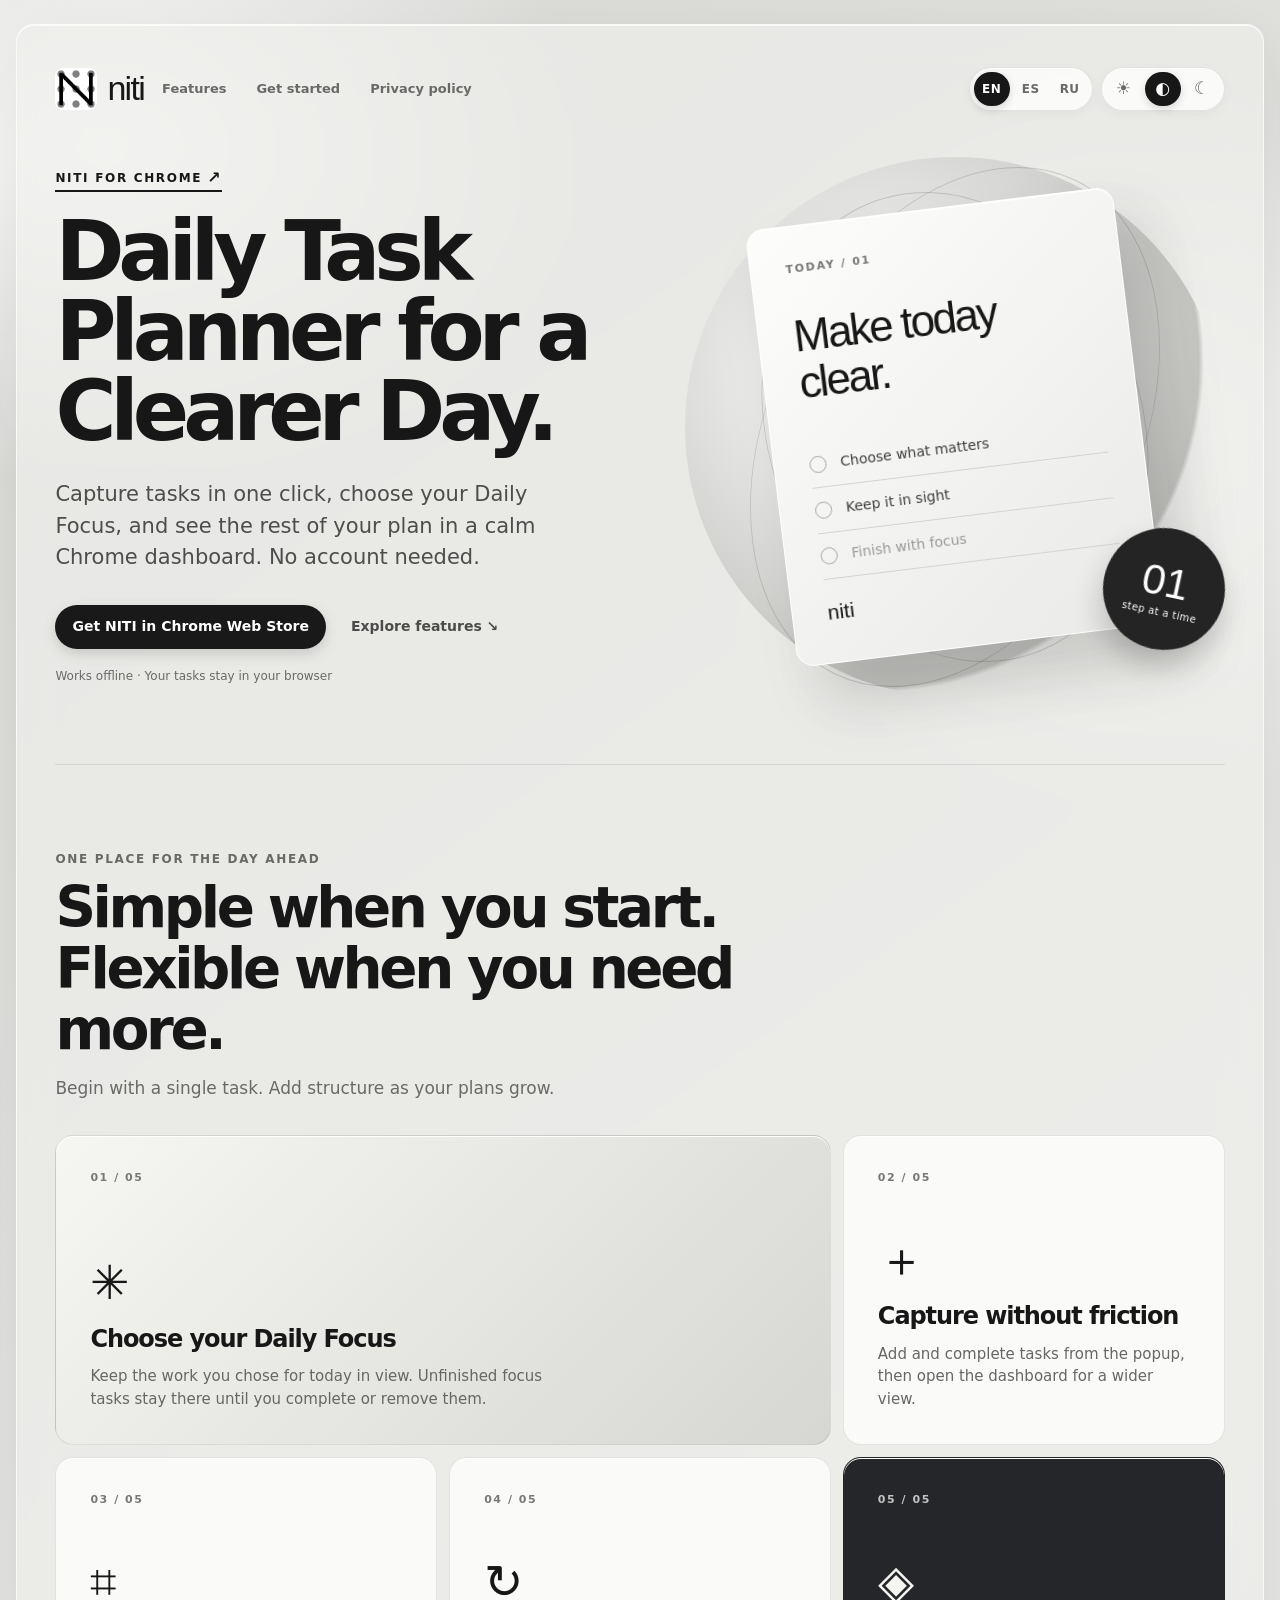
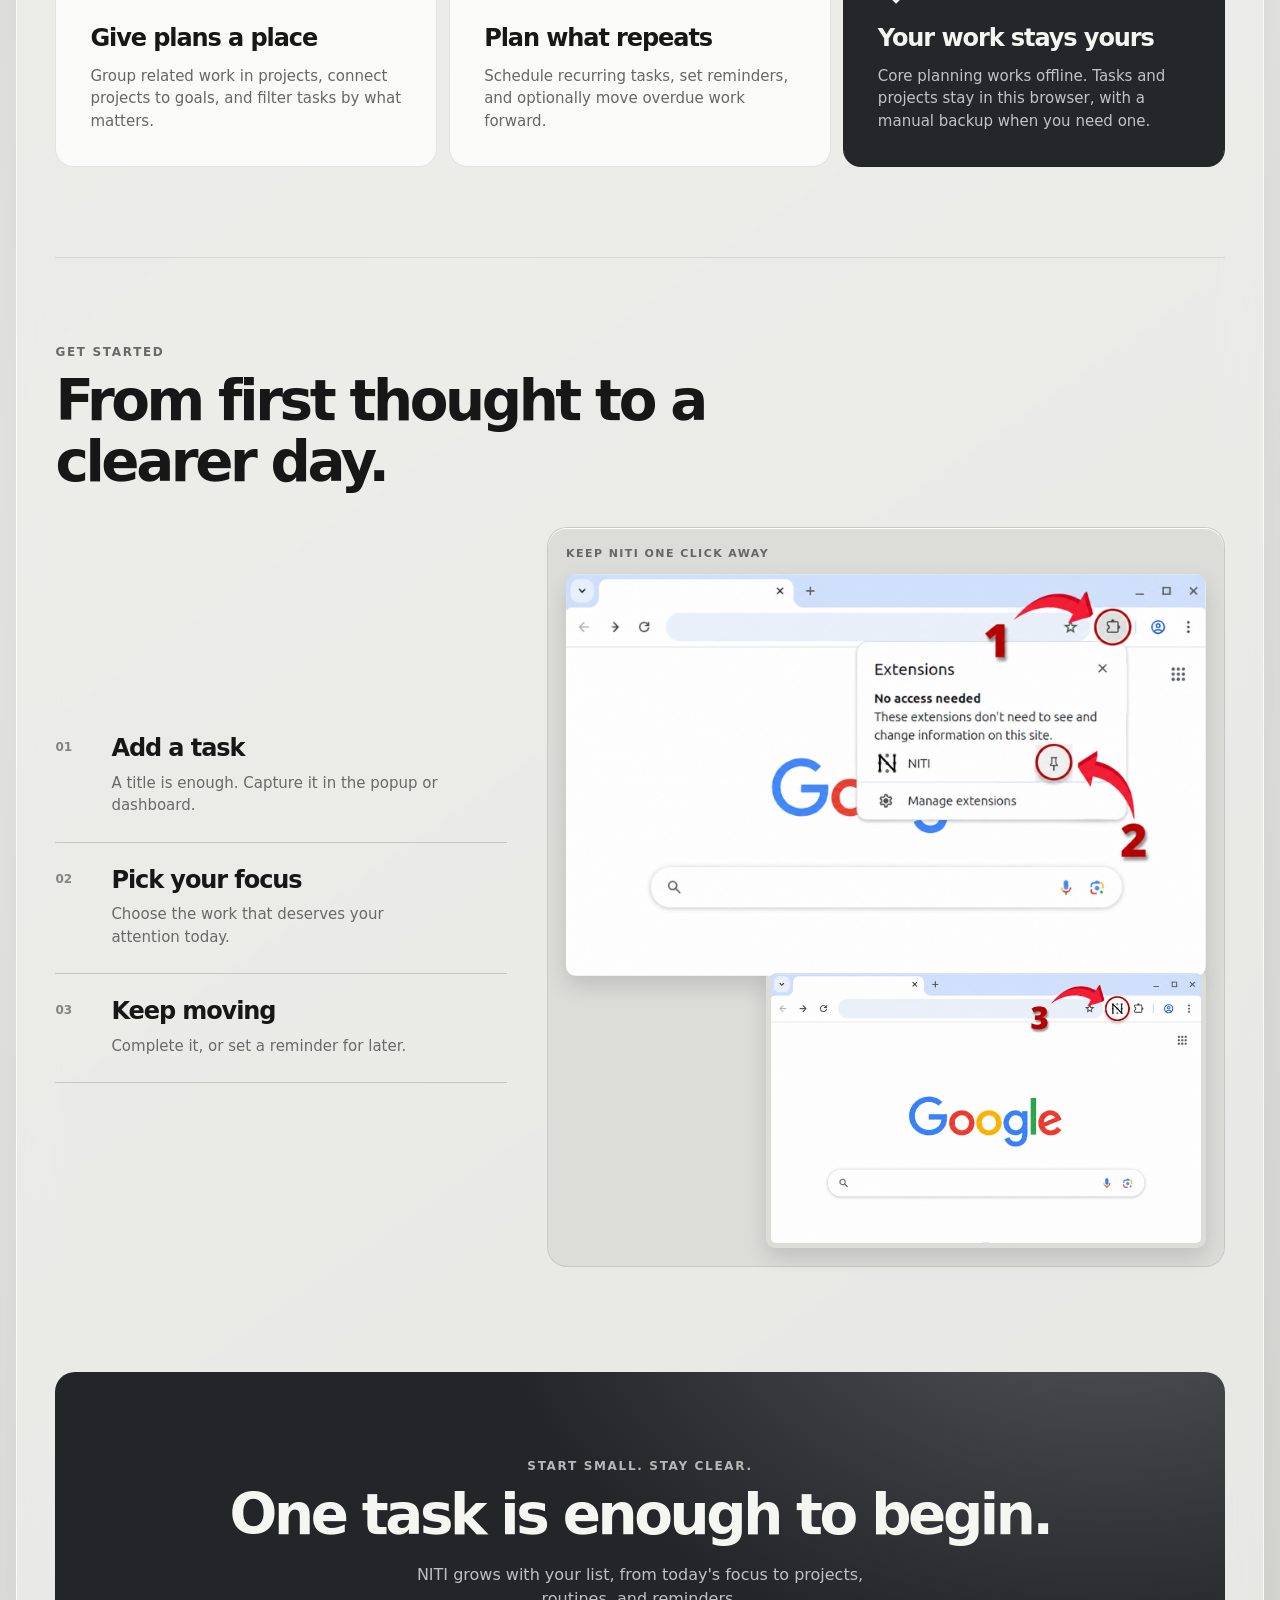
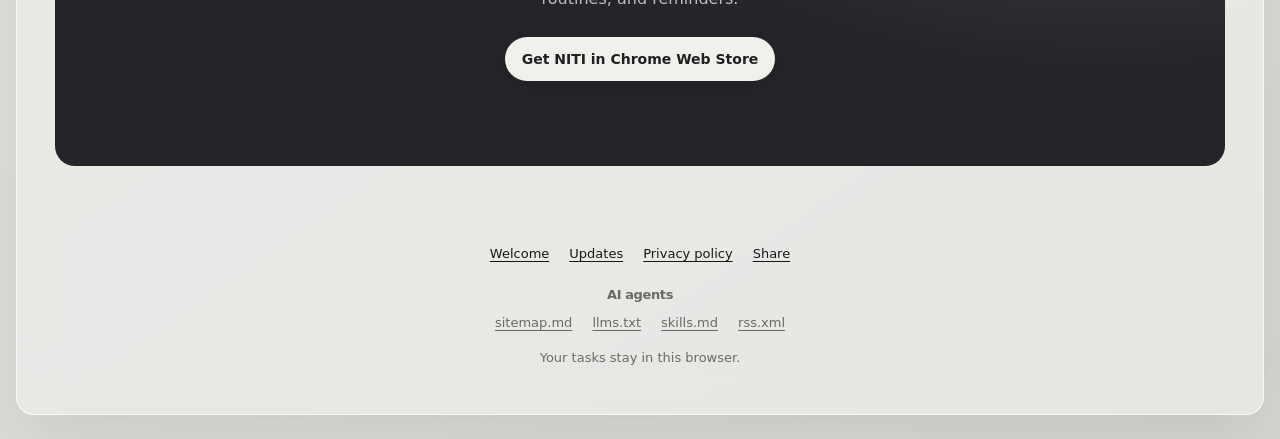
<file: index.html>
<!doctype html>
<html lang="en">
<head>
  <meta charset="utf-8">
  <meta name="viewport" content="width=device-width, initial-scale=1">
  <meta name="description" content="NITI is a local-first daily task planner for Chrome. Capture tasks, choose your Daily Focus, plan projects and routines, and keep your work in your browser.">
  <link rel="canonical" href="https://ext7.github.io/niti-daily-task-planner/">
  <link rel="icon" href="assets/images/niti-icon.png">
  <title>NITI — Daily Task Planner for Chrome</title>
  <link rel="stylesheet" href="assets/service-pages.css?v=20261023-agents">
  <link rel="stylesheet" href="assets/landing.css?v=20261023-agents">
</head>
<body data-page="home">
  <main class="page-shell landing-shell">
    <header class="site-header landing-header">
      <a class="brand" href="./" aria-label="NITI home"><img src="assets/images/niti-icon.png" alt="">niti</a>
      <nav class="landing-nav" aria-label="Page sections"><a href="#features" data-i18n="homeNavFeatures">Features</a><a href="#how-it-works" data-i18n="homeNavStart">Get started</a><a href="privacy-policy/" data-i18n="navPrivacy">Privacy policy</a></nav>
      <div class="header-preferences"><div class="language-picker" role="group" aria-label="Language" data-i18n-aria-label="languageLabel"><button type="button" data-language="en">EN</button><button type="button" data-language="es">ES</button><button type="button" data-language="ru">RU</button></div><div class="theme-picker" role="group" aria-label="Theme" data-i18n-aria-label="themeLabel"><button type="button" data-theme-choice="light" aria-label="Light theme" data-i18n-aria-label="themeLight" title="Light theme" data-i18n-title="themeLight"><span aria-hidden="true">☀</span></button><button type="button" data-theme-choice="system" aria-label="System theme" data-i18n-aria-label="themeSystem" title="System theme" data-i18n-title="themeSystem"><span aria-hidden="true">◐</span></button><button type="button" data-theme-choice="dark" aria-label="Dark theme" data-i18n-aria-label="themeDark" title="Dark theme" data-i18n-title="themeDark"><span aria-hidden="true">☾</span></button></div></div>
    </header>

    <section class="landing-hero" aria-labelledby="home-title">
      <div class="landing-hero-copy">
        <p class="eyebrow"><a class="eyebrow-link" data-cws-link data-i18n="homeEyebrow" data-i18n-title="storeLink" title="Get NITI in Chrome Web Store">NITI for Chrome</a></p>
        <h1 id="home-title" data-i18n="homeTitle">Daily Task Planner for a Clearer Day.</h1>
        <p class="landing-lead" data-i18n="homeLead">Capture tasks in one click, choose your Daily Focus, and see the rest of your plan in a calm Chrome dashboard. No account needed.</p>
        <div class="landing-actions"><a class="primary-action store-cta" data-cws-link data-i18n="storeLink" hidden>Get NITI in Chrome Web Store</a><span class="store-pending" data-cws-pending data-i18n="homeStorePending">Coming to Chrome Web Store</span><a class="text-action" href="#features" data-i18n="homeExplore">Explore features ↘</a></div>
        <p class="hero-footnote" data-i18n="homeHeroNote">Works offline · Your tasks stay in your browser</p>
      </div>
      <div class="hero-art" aria-hidden="true">
        <div class="art-orbit art-orbit-one"></div><div class="art-orbit art-orbit-two"></div>
        <div class="art-note"><span class="art-note-label">TODAY / 01</span><span class="art-note-title">Make today clear.</span><span class="art-note-line"><i></i>Choose what matters</span><span class="art-note-line"><i></i>Keep it in sight</span><span class="art-note-line muted"><i></i>Finish with focus</span><span class="art-note-mark">niti<span>✳</span></span></div>
        <div class="art-badge">01 <span>step at a time</span></div>
      </div>
    </section>

    <section class="landing-section" id="features" aria-labelledby="features-title">
      <div class="section-heading"><p class="eyebrow" data-i18n="homeFeaturesEyebrow">One place for the day ahead</p><h2 id="features-title" data-i18n="homeFeaturesTitle">Simple when you start. Flexible when you need more.</h2><p data-i18n="homeFeaturesLead">Begin with a single task. Add structure as your plans grow.</p></div>
      <div class="feature-grid">
        <article class="feature-card feature-card-wide"><span class="feature-number">01 / 05</span><span class="feature-glyph" aria-hidden="true">✳</span><h3 data-i18n="homeFocusTitle">Choose your Daily Focus</h3><p data-i18n="homeFocusText">Keep the work you chose for today in view. Unfinished focus tasks stay there until you complete or remove them.</p></article>
        <article class="feature-card"><span class="feature-number">02 / 05</span><span class="feature-glyph" aria-hidden="true">＋</span><h3 data-i18n="homeCaptureTitle">Capture without friction</h3><p data-i18n="homeCaptureText">Add and complete tasks from the popup, then open the dashboard for a wider view.</p></article>
        <article class="feature-card"><span class="feature-number">03 / 05</span><span class="feature-glyph" aria-hidden="true">⌗</span><h3 data-i18n="homeProjectsTitle">Give plans a place</h3><p data-i18n="homeProjectsText">Group related work in projects, connect projects to goals, and filter tasks by what matters.</p></article>
        <article class="feature-card"><span class="feature-number">04 / 05</span><span class="feature-glyph" aria-hidden="true">↻</span><h3 data-i18n="homeRoutineTitle">Plan what repeats</h3><p data-i18n="homeRoutineText">Schedule recurring tasks, set reminders, and optionally move overdue work forward.</p></article>
        <article class="feature-card feature-card-dark"><span class="feature-number">05 / 05</span><span class="feature-glyph" aria-hidden="true">◈</span><h3 data-i18n="homePrivateTitle">Your work stays yours</h3><p data-i18n="homePrivateText">Core planning works offline. Tasks and projects stay in this browser, with a manual backup when you need one.</p></article>
      </div>
    </section>

    <section class="landing-section getting-started" id="how-it-works" aria-labelledby="start-title"><div class="section-heading"><p class="eyebrow" data-i18n="homeStartEyebrow">Get started</p><h2 id="start-title" data-i18n="homeStartTitle">From first thought to a clearer day.</h2></div><div class="start-grid"><div class="start-steps"><div><span>01</span><h3 data-i18n="homeStepOneTitle">Add a task</h3><p data-i18n="homeStepOneText">A title is enough. Capture it in the popup or dashboard.</p></div><div><span>02</span><h3 data-i18n="homeStepTwoTitle">Pick your focus</h3><p data-i18n="homeStepTwoText">Choose the work that deserves your attention today.</p></div><div><span>03</span><h3 data-i18n="homeStepThreeTitle">Keep moving</h3><p data-i18n="homeStepThreeText">Complete it, or set a reminder for later.</p></div></div><div class="start-visual"><div class="start-visual-label" data-i18n="homePinLabel">Keep NITI one click away</div><img src="assets/images/pin-niti.png" loading="lazy" alt="Chrome Extensions menu showing NITI and its pin control" data-i18n-alt="pinScreenshotAlt"><img class="toolbar-image" src="assets/images/open-niti.png" loading="lazy" alt="Chrome toolbar showing the NITI icon" data-i18n-alt="openScreenshotAlt"></div></div></section>

    <section class="landing-final" aria-labelledby="final-title"><p class="eyebrow" data-i18n="homeFinalEyebrow">Start small. Stay clear.</p><h2 id="final-title" data-i18n="homeFinalTitle">One task is enough to begin.</h2><p data-i18n="homeFinalText">NITI grows with your list, from today's focus to projects, routines, and reminders.</p><a class="primary-action store-cta" data-cws-link data-i18n="storeLink" hidden>Get NITI in Chrome Web Store</a><span class="store-pending" data-cws-pending data-i18n="homeStorePending">Coming to Chrome Web Store</span></section>
    <footer class="footer"><nav class="footer-nav" aria-label="Site pages" data-i18n-aria-label="sitePages"><a href="welcome/" data-i18n="navWelcome">Welcome</a><a href="updates/" data-i18n="navUpdates">Updates</a><a href="privacy-policy/" data-i18n="navPrivacy">Privacy policy</a><button class="footer-share" type="button" data-copy-footer data-i18n="navShare" data-i18n-tooltip="shareTooltip" data-tooltip="Copy a link to NITI">Share</button></nav><nav class="footer-agents" aria-labelledby="footer-agents-title"><h2 id="footer-agents-title" data-i18n="footerAgents">AI agents</h2><ul><li><a href="sitemap.md">sitemap.md</a></li><li><a href="llms.txt">llms.txt</a></li><li><a href="skills.md">skills.md</a></li><li><a href="rss.xml">rss.xml</a></li></ul></nav><p data-i18n="footer">Your tasks stay in this browser.</p></footer>
  </main>
  <script src="assets/service-pages.js?v=20261023-agents"></script>
</body>
</html>
</file>
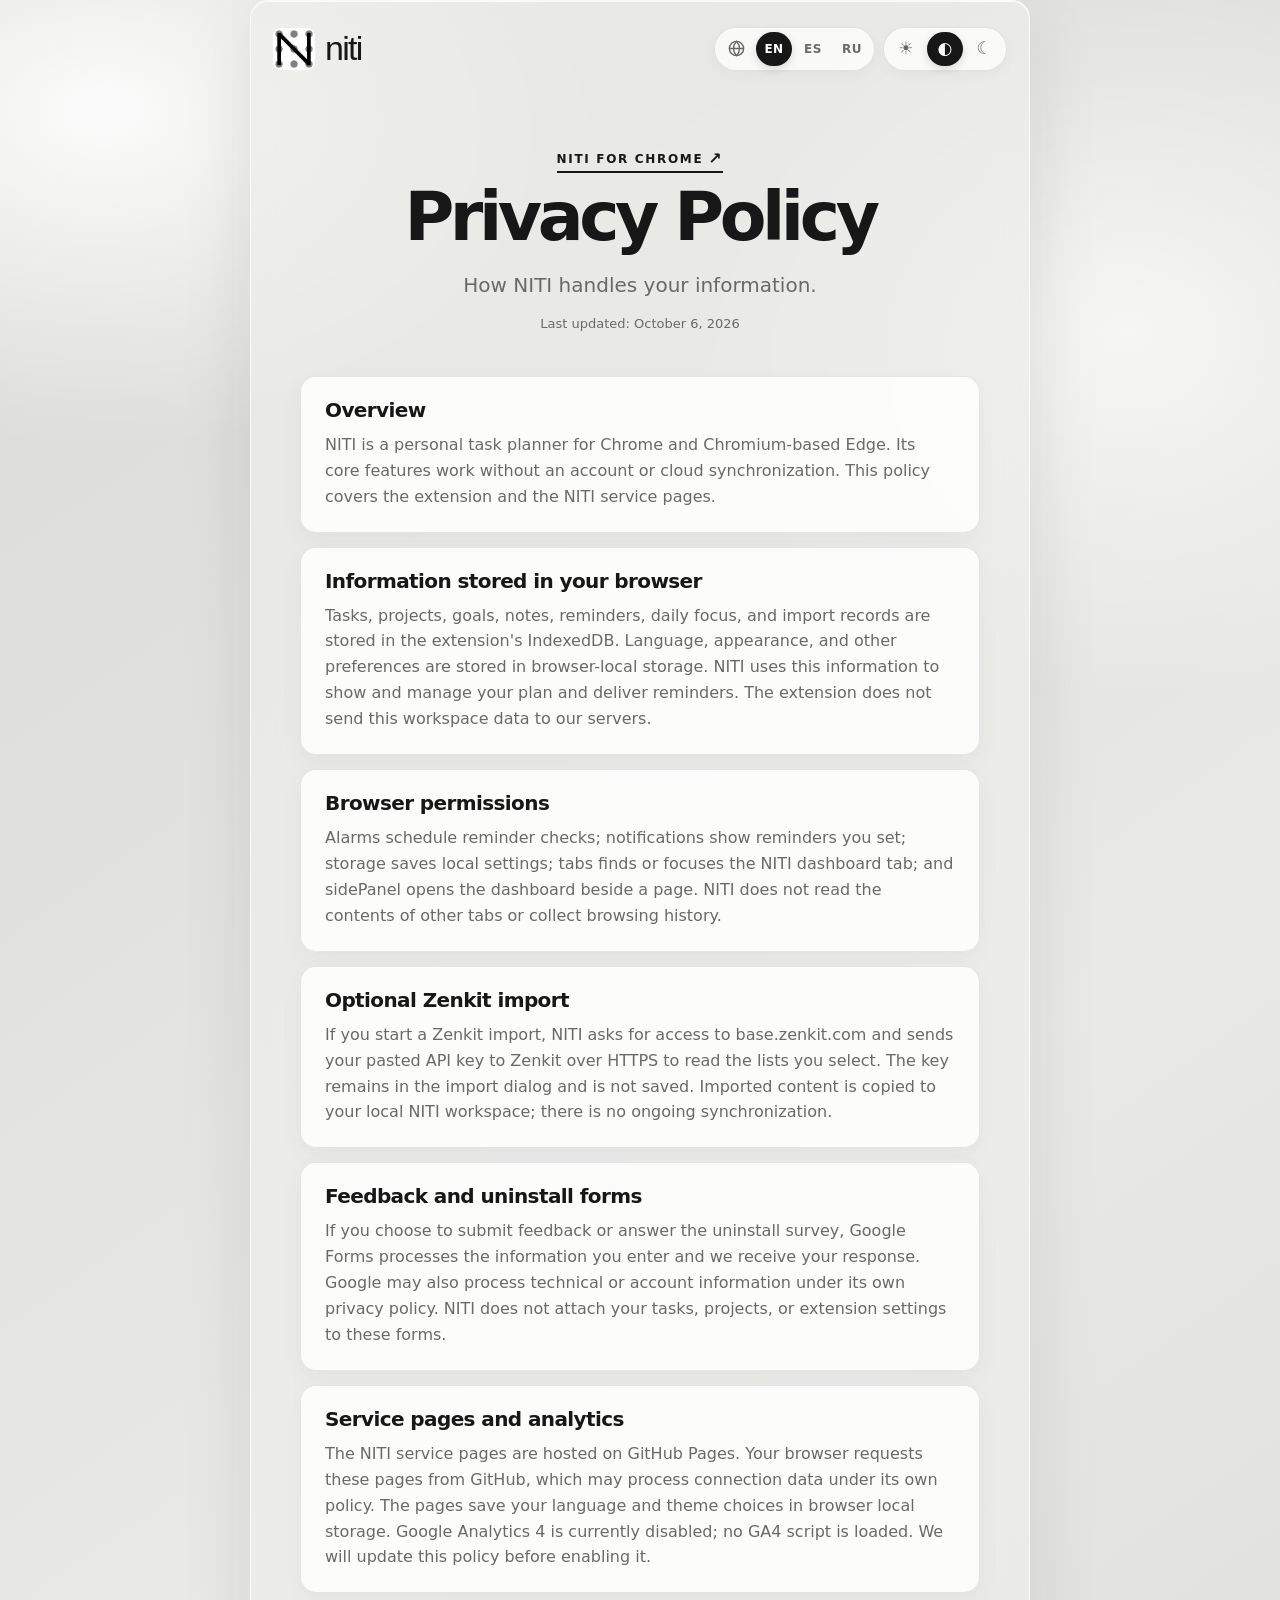
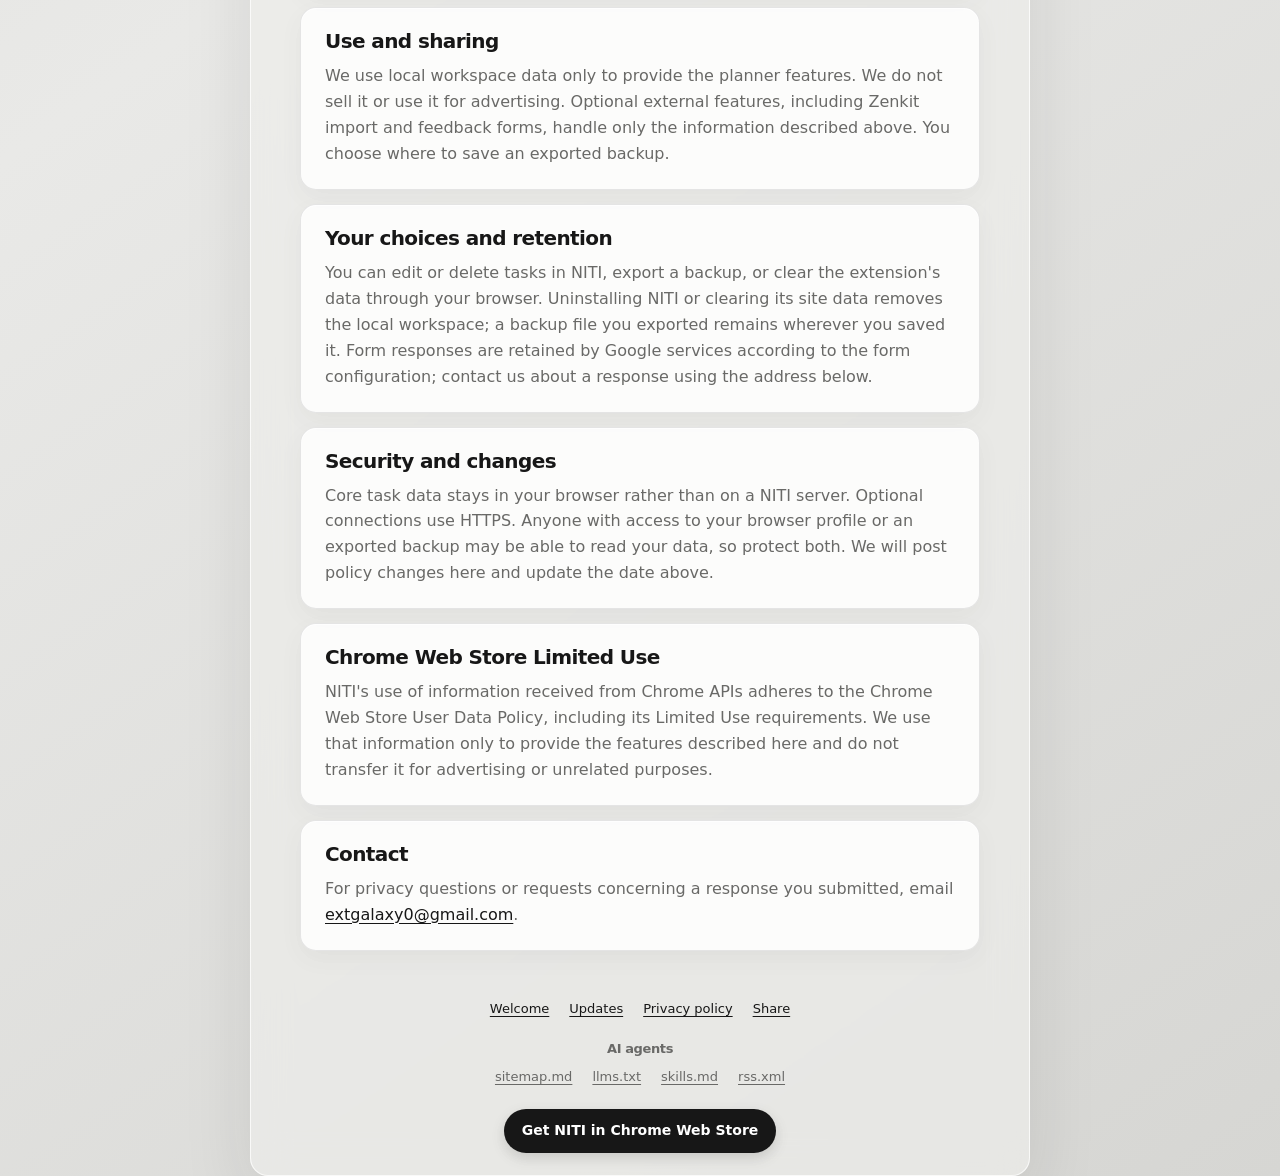
<file: privacy-policy/index.html>
<!doctype html>
<html lang="en">
<head>
  <meta charset="utf-8">
  <meta name="viewport" content="width=device-width, initial-scale=1">
  <meta name="description" content="Read the NITI privacy policy: local task storage, browser permissions, optional Zenkit import, feedback forms, and service pages.">
  <link rel="canonical" href="https://ext7.github.io/niti-daily-task-planner/privacy-policy/">
  <link rel="icon" type="image/png" href="../assets/images/niti-icon.png"><title>NITI Privacy Policy</title>
  <link rel="stylesheet" href="../assets/service-pages.css?v=20261023-agents">
</head>
<body data-page="privacy">
<main class="page-shell simple-page">
  <header class="site-header">
    <a class="brand" href="../"><img src="../assets/images/niti-icon.png" alt="NITI">niti</a>
    <div class="header-preferences"><div class="language-picker" role="group" aria-label="Language" data-i18n-aria-label="languageLabel"><span class="language-icon" aria-hidden="true"><svg width="19" height="19" viewBox="0 0 24 24" fill="none" stroke="currentColor" stroke-width="1.8"><circle cx="12" cy="12" r="9"/><path d="M3 12h18M12 3c2.5 2.6 3.8 5.6 3.8 9S14.5 18.4 12 21c-2.5-2.6-3.8-5.6-3.8-9S9.5 5.6 12 3Z"/></svg></span><button type="button" data-language="en">EN</button><button type="button" data-language="es">ES</button><button type="button" data-language="ru">RU</button></div><div class="theme-picker" role="group" aria-label="Theme" data-i18n-aria-label="themeLabel"><button type="button" data-theme-choice="light" aria-label="Light theme" data-i18n-aria-label="themeLight" title="Light theme" data-i18n-title="themeLight"><span aria-hidden="true">☀</span></button><button type="button" data-theme-choice="system" aria-label="System theme" data-i18n-aria-label="themeSystem" title="System theme" data-i18n-title="themeSystem"><span aria-hidden="true">◐</span></button><button type="button" data-theme-choice="dark" aria-label="Dark theme" data-i18n-aria-label="themeDark" title="Dark theme" data-i18n-title="themeDark"><span aria-hidden="true">☾</span></button></div></div>
  </header>
  <section class="hero">
    <p class="eyebrow"><a class="eyebrow-link" data-cws-link data-i18n="privacyEyebrow" data-i18n-title="storeLink" title="Get NITI in Chrome Web Store">NITI for Chrome</a></p>
    <h1 data-i18n="privacyTitle">Privacy Policy</h1>
    <p class="lead" data-i18n="privacyLead">How NITI handles your information.</p>
    <p class="policy-updated" data-i18n="privacyUpdated">Last updated: October 6, 2026</p>
  </section>
  <section class="content-grid policy-content" aria-label="Privacy Policy" data-i18n-aria-label="privacyTitle">
    <article class="content-card"><h2 data-i18n="privacyOverviewTitle">Overview</h2><p data-i18n="privacyOverviewText">NITI is a personal task planner for Chrome and Chromium-based Edge. Its core features work without an account or cloud synchronization. This policy covers the extension and the NITI service pages.</p></article>
    <article class="content-card"><h2 data-i18n="privacyLocalTitle">Information stored in your browser</h2><p data-i18n="privacyLocalText">Tasks, projects, goals, notes, reminders, daily focus, and import records are stored in the extension's IndexedDB. Language, appearance, and other preferences are stored in browser-local storage. NITI uses this information to show and manage your plan and deliver reminders. The extension does not send this workspace data to our servers.</p></article>
    <article class="content-card"><h2 data-i18n="privacyPermissionsTitle">Browser permissions</h2><p data-i18n="privacyPermissionsText">Alarms schedule reminder checks; notifications show reminders you set; storage saves local settings; tabs finds or focuses the NITI dashboard tab; and sidePanel opens the dashboard beside a page. NITI does not read the contents of other tabs or collect browsing history.</p></article>
    <article class="content-card"><h2 data-i18n="privacyImportTitle">Optional Zenkit import</h2><p data-i18n="privacyImportText">If you start a Zenkit import, NITI asks for access to base.zenkit.com and sends your pasted API key to Zenkit over HTTPS to read the lists you select. The key remains in the import dialog and is not saved. Imported content is copied to your local NITI workspace; there is no ongoing synchronization.</p></article>
    <article class="content-card"><h2 data-i18n="privacyFormsTitle">Feedback and uninstall forms</h2><p data-i18n="privacyFormsText">If you choose to submit feedback or answer the uninstall survey, Google Forms processes the information you enter and we receive your response. Google may also process technical or account information under its own privacy policy. NITI does not attach your tasks, projects, or extension settings to these forms.</p></article>
    <article class="content-card"><h2 data-i18n="privacySiteTitle">Service pages and analytics</h2><p data-i18n="privacySiteText">The NITI service pages are hosted on GitHub Pages. Your browser requests these pages from GitHub, which may process connection data under its own policy. The pages save your language choice in browser local storage. Google Analytics 4 is currently disabled; no GA4 script is loaded. We will update this policy before enabling it.</p></article>
    <article class="content-card"><h2 data-i18n="privacySharingTitle">Use and sharing</h2><p data-i18n="privacySharingText">We use local workspace data only to provide the planner features. We do not sell it or use it for advertising. Optional external features, including Zenkit import and feedback forms, handle only the information described above. You choose where to save an exported backup.</p></article>
    <article class="content-card"><h2 data-i18n="privacyChoicesTitle">Your choices and retention</h2><p data-i18n="privacyChoicesText">You can edit or delete tasks in NITI, export a backup, or clear the extension's data through your browser. Uninstalling NITI or clearing its site data removes the local workspace; a backup file you exported remains wherever you saved it. Form responses are retained by Google services according to the form configuration; contact us about a response using the address below.</p></article>
    <article class="content-card"><h2 data-i18n="privacySecurityTitle">Security and changes</h2><p data-i18n="privacySecurityText">Core task data stays in your browser rather than on a NITI server. Optional connections use HTTPS. Anyone with access to your browser profile or an exported backup may be able to read your data, so protect both. We will post policy changes here and update the date above.</p></article>
    <article class="content-card"><h2 data-i18n="privacyLimitedTitle">Chrome Web Store Limited Use</h2><p data-i18n="privacyLimitedText">NITI's use of information received from Chrome APIs adheres to the Chrome Web Store User Data Policy, including its Limited Use requirements. We use that information only to provide the features described here and do not transfer it for advertising or unrelated purposes.</p></article>
    <article class="content-card"><h2 data-i18n="privacyContactTitle">Contact</h2><p><span data-i18n="privacyContactText">For privacy questions or requests concerning a response you submitted, email </span><a href="mailto:extgalaxy0@gmail.com">extgalaxy0@gmail.com</a>.</p></article>
  </section>
  <footer class="footer"><nav class="footer-nav" aria-label="Site pages" data-i18n-aria-label="sitePages"><a href="../welcome/" data-i18n="navWelcome">Welcome</a><a href="../updates/" data-i18n="navUpdates">Updates</a><a href="../privacy-policy/" data-i18n="navPrivacy">Privacy policy</a><button class="footer-share" type="button" data-copy-footer data-i18n="navShare" data-i18n-tooltip="shareTooltip" data-tooltip="Copy a link to NITI">Share</button></nav><nav class="footer-agents" aria-labelledby="footer-agents-title"><h2 id="footer-agents-title" data-i18n="footerAgents">AI agents</h2><ul><li><a href="../sitemap.md">sitemap.md</a></li><li><a href="../llms.txt">llms.txt</a></li><li><a href="../skills.md">skills.md</a></li><li><a href="../rss.xml">rss.xml</a></li></ul></nav><a class="store-link" data-cws-link data-i18n="storeLink" hidden>Get NITI in Chrome Web Store</a></footer>
</main>
<script src="../assets/service-pages.js?v=20261023-agents"></script>
</body>
</html>
</file>
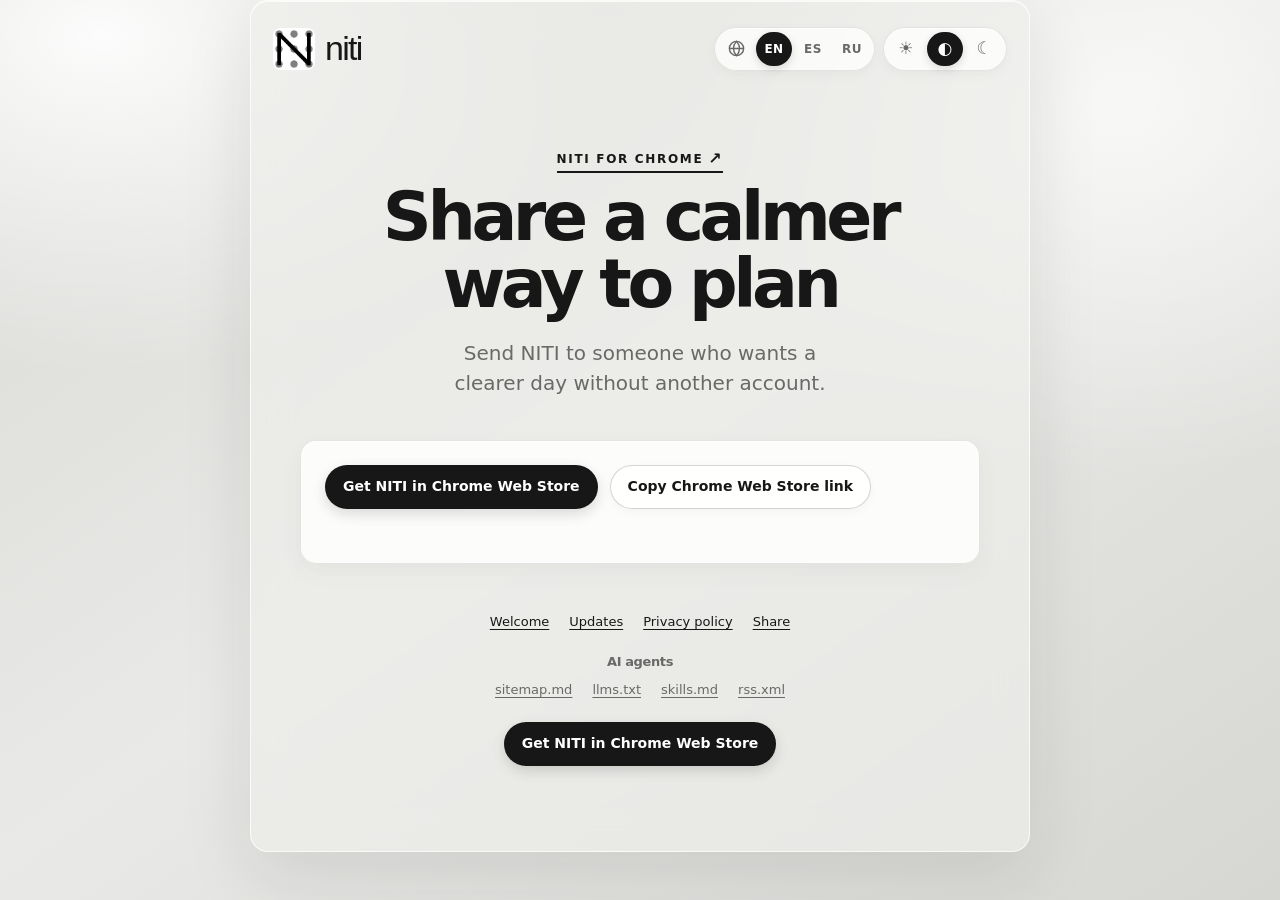
<file: share/index.html>
<!doctype html>
<html lang="en"><head><meta charset="utf-8"><meta name="viewport" content="width=device-width, initial-scale=1"><meta name="description" content="Share NITI, a local-first daily task planner for Chrome. Get the NITI Chrome Web Store link."><link rel="canonical" href="https://ext7.github.io/niti-daily-task-planner/share/"><link rel="icon" type="image/png" href="../assets/images/niti-icon.png"><title>Share NITI</title><link rel="stylesheet" href="../assets/service-pages.css?v=20261023-agents"></head>
<body data-page="share"><main class="page-shell simple-page"><header class="site-header"><a class="brand" href="../"><img src="../assets/images/niti-icon.png" alt="NITI">niti</a><div class="header-preferences"><div class="language-picker" role="group" aria-label="Language" data-i18n-aria-label="languageLabel"><span class="language-icon" aria-hidden="true"><svg width="19" height="19" viewBox="0 0 24 24" fill="none" stroke="currentColor" stroke-width="1.8"><circle cx="12" cy="12" r="9"/><path d="M3 12h18M12 3c2.5 2.6 3.8 5.6 3.8 9S14.5 18.4 12 21c-2.5-2.6-3.8-5.6-3.8-9S9.5 5.6 12 3Z"/></svg></span><button type="button" data-language="en">EN</button><button type="button" data-language="es">ES</button><button type="button" data-language="ru">RU</button></div><div class="theme-picker" role="group" aria-label="Theme" data-i18n-aria-label="themeLabel"><button type="button" data-theme-choice="light" aria-label="Light theme" data-i18n-aria-label="themeLight" title="Light theme" data-i18n-title="themeLight"><span aria-hidden="true">☀</span></button><button type="button" data-theme-choice="system" aria-label="System theme" data-i18n-aria-label="themeSystem" title="System theme" data-i18n-title="themeSystem"><span aria-hidden="true">◐</span></button><button type="button" data-theme-choice="dark" aria-label="Dark theme" data-i18n-aria-label="themeDark" title="Dark theme" data-i18n-title="themeDark"><span aria-hidden="true">☾</span></button></div></div></header><section class="hero"><p class="eyebrow"><a class="eyebrow-link" data-cws-link data-i18n="shareEyebrow" data-i18n-title="storeLink" title="Get NITI in Chrome Web Store">NITI for Chrome</a></p><h1 data-i18n="shareTitle">Share a calmer way to plan</h1><p class="lead" data-i18n="shareLead">Send NITI to someone who wants a clearer day without another account.</p></section><section class="content-grid"><article class="content-card"><a class="primary-action share-store-link" data-cws-link data-i18n="storeLink" hidden>Get NITI in Chrome Web Store</a><button class="secondary-action" type="button" data-copy-listing data-i18n="copyLink">Copy Chrome Web Store link</button><p class="status" data-copy-status aria-live="polite"></p></article></section><footer class="footer"><nav class="footer-nav" aria-label="Site pages" data-i18n-aria-label="sitePages"><a href="../welcome/" data-i18n="navWelcome">Welcome</a><a href="../updates/" data-i18n="navUpdates">Updates</a><a href="../privacy-policy/" data-i18n="navPrivacy">Privacy policy</a><button class="footer-share" type="button" data-copy-footer data-i18n="navShare" data-i18n-tooltip="shareTooltip" data-tooltip="Copy a link to NITI">Share</button></nav><nav class="footer-agents" aria-labelledby="footer-agents-title"><h2 id="footer-agents-title" data-i18n="footerAgents">AI agents</h2><ul><li><a href="../sitemap.md">sitemap.md</a></li><li><a href="../llms.txt">llms.txt</a></li><li><a href="../skills.md">skills.md</a></li><li><a href="../rss.xml">rss.xml</a></li></ul></nav><a class="store-link" data-cws-link data-i18n="storeLink" hidden>Get NITI in Chrome Web Store</a></footer></main><script src="../assets/service-pages.js?v=20261023-agents"></script></body></html>
</file>
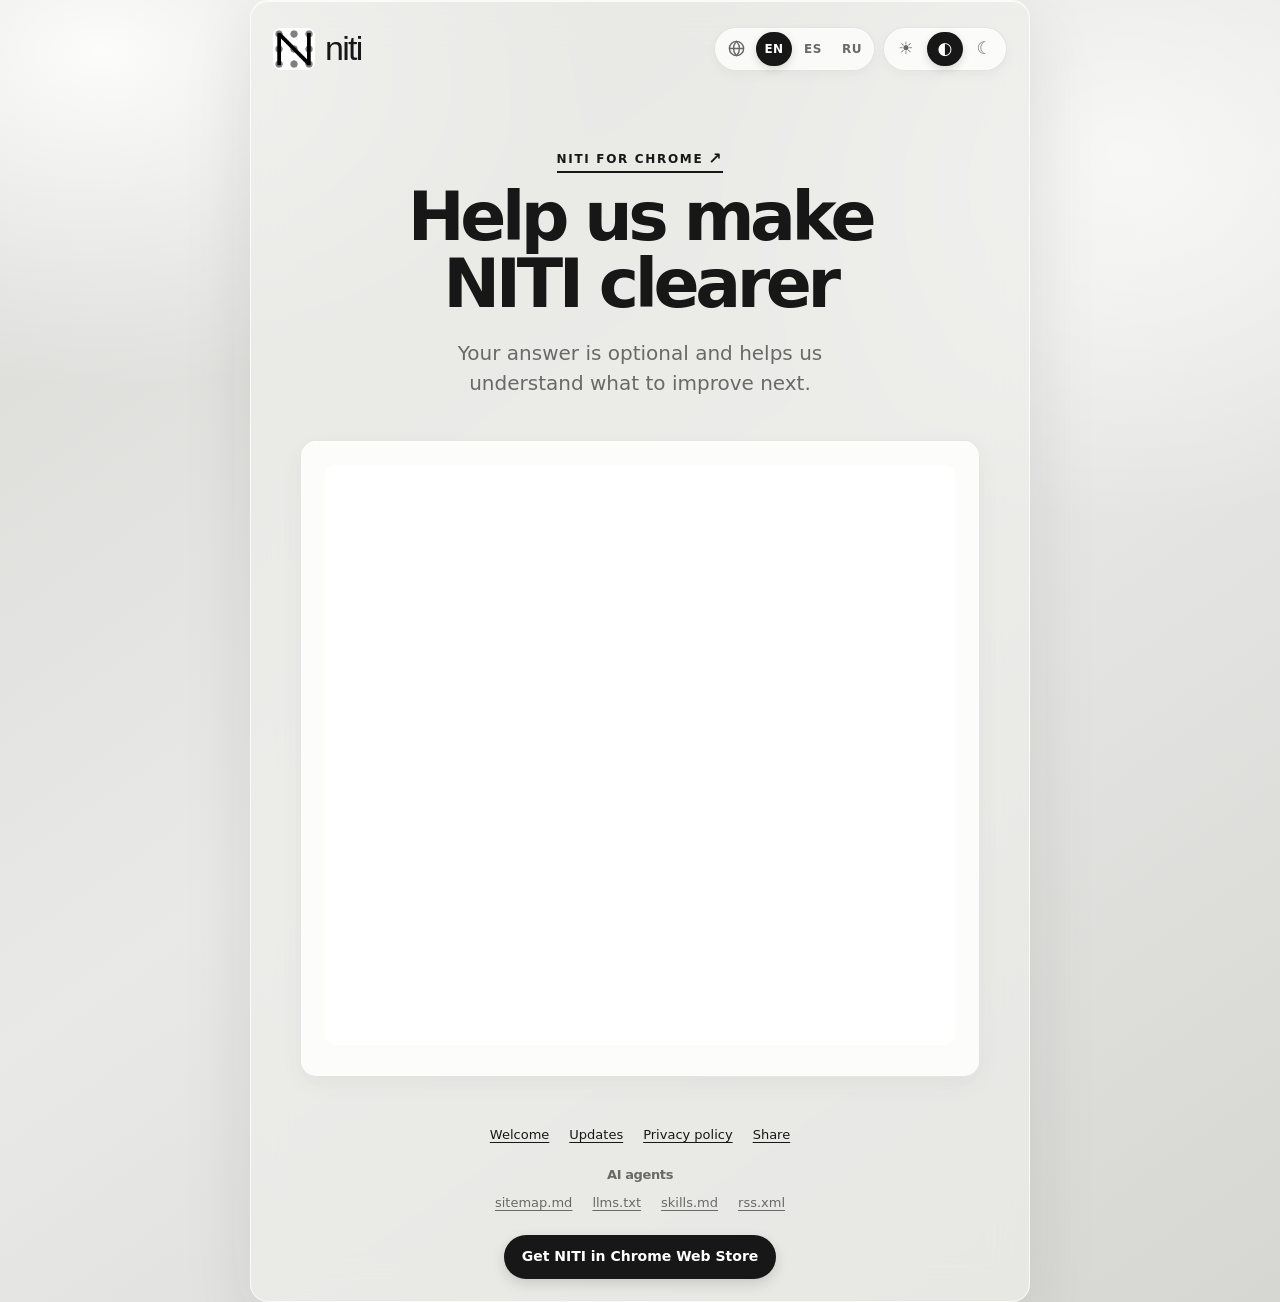
<file: uninstall/index.html>
<!doctype html>
<html lang="en"><head><meta charset="utf-8"><meta name="viewport" content="width=device-width, initial-scale=1"><meta name="description" content="Tell us what could make NITI, the daily task planner for Chrome, more useful. Feedback is optional."><link rel="canonical" href="https://ext7.github.io/niti-daily-task-planner/uninstall/"><link rel="icon" type="image/png" href="../assets/images/niti-icon.png"><title>Help improve NITI</title><link rel="stylesheet" href="../assets/service-pages.css?v=20261023-agents"></head>
<body data-page="uninstall"><main class="page-shell simple-page"><header class="site-header"><a class="brand" href="../"><img src="../assets/images/niti-icon.png" alt="NITI">niti</a><div class="header-preferences"><div class="language-picker" role="group" aria-label="Language" data-i18n-aria-label="languageLabel"><span class="language-icon" aria-hidden="true"><svg width="19" height="19" viewBox="0 0 24 24" fill="none" stroke="currentColor" stroke-width="1.8"><circle cx="12" cy="12" r="9"/><path d="M3 12h18M12 3c2.5 2.6 3.8 5.6 3.8 9S14.5 18.4 12 21c-2.5-2.6-3.8-5.6-3.8-9S9.5 5.6 12 3Z"/></svg></span><button type="button" data-language="en">EN</button><button type="button" data-language="es">ES</button><button type="button" data-language="ru">RU</button></div><div class="theme-picker" role="group" aria-label="Theme" data-i18n-aria-label="themeLabel"><button type="button" data-theme-choice="light" aria-label="Light theme" data-i18n-aria-label="themeLight" title="Light theme" data-i18n-title="themeLight"><span aria-hidden="true">☀</span></button><button type="button" data-theme-choice="system" aria-label="System theme" data-i18n-aria-label="themeSystem" title="System theme" data-i18n-title="themeSystem"><span aria-hidden="true">◐</span></button><button type="button" data-theme-choice="dark" aria-label="Dark theme" data-i18n-aria-label="themeDark" title="Dark theme" data-i18n-title="themeDark"><span aria-hidden="true">☾</span></button></div></div></header><section class="hero"><p class="eyebrow"><a class="eyebrow-link" data-cws-link data-i18n="uninstallEyebrow" data-i18n-title="storeLink" title="Get NITI in Chrome Web Store">NITI for Chrome</a></p><h1 data-i18n="uninstallTitle">Help us make NITI clearer</h1><p class="lead" data-i18n="uninstallLead">Your answer is optional and helps us understand what to improve next.</p></section><section class="content-grid"><article class="content-card"><iframe class="uninstall-form" title="NITI uninstall feedback" data-i18n-title="uninstallFormTitle" data-uninstall-form><span data-i18n="uninstallLoading">Loading the feedback form…</span></iframe></article></section><footer class="footer"><nav class="footer-nav" aria-label="Site pages" data-i18n-aria-label="sitePages"><a href="../welcome/" data-i18n="navWelcome">Welcome</a><a href="../updates/" data-i18n="navUpdates">Updates</a><a href="../privacy-policy/" data-i18n="navPrivacy">Privacy policy</a><button class="footer-share" type="button" data-copy-footer data-i18n="navShare" data-i18n-tooltip="shareTooltip" data-tooltip="Copy a link to NITI">Share</button></nav><nav class="footer-agents" aria-labelledby="footer-agents-title"><h2 id="footer-agents-title" data-i18n="footerAgents">AI agents</h2><ul><li><a href="../sitemap.md">sitemap.md</a></li><li><a href="../llms.txt">llms.txt</a></li><li><a href="../skills.md">skills.md</a></li><li><a href="../rss.xml">rss.xml</a></li></ul></nav><a class="store-link" data-cws-link data-i18n="storeLink" hidden>Get NITI in Chrome Web Store</a></footer></main><script src="../assets/service-pages.js?v=20261023-agents"></script></body></html>
</file>
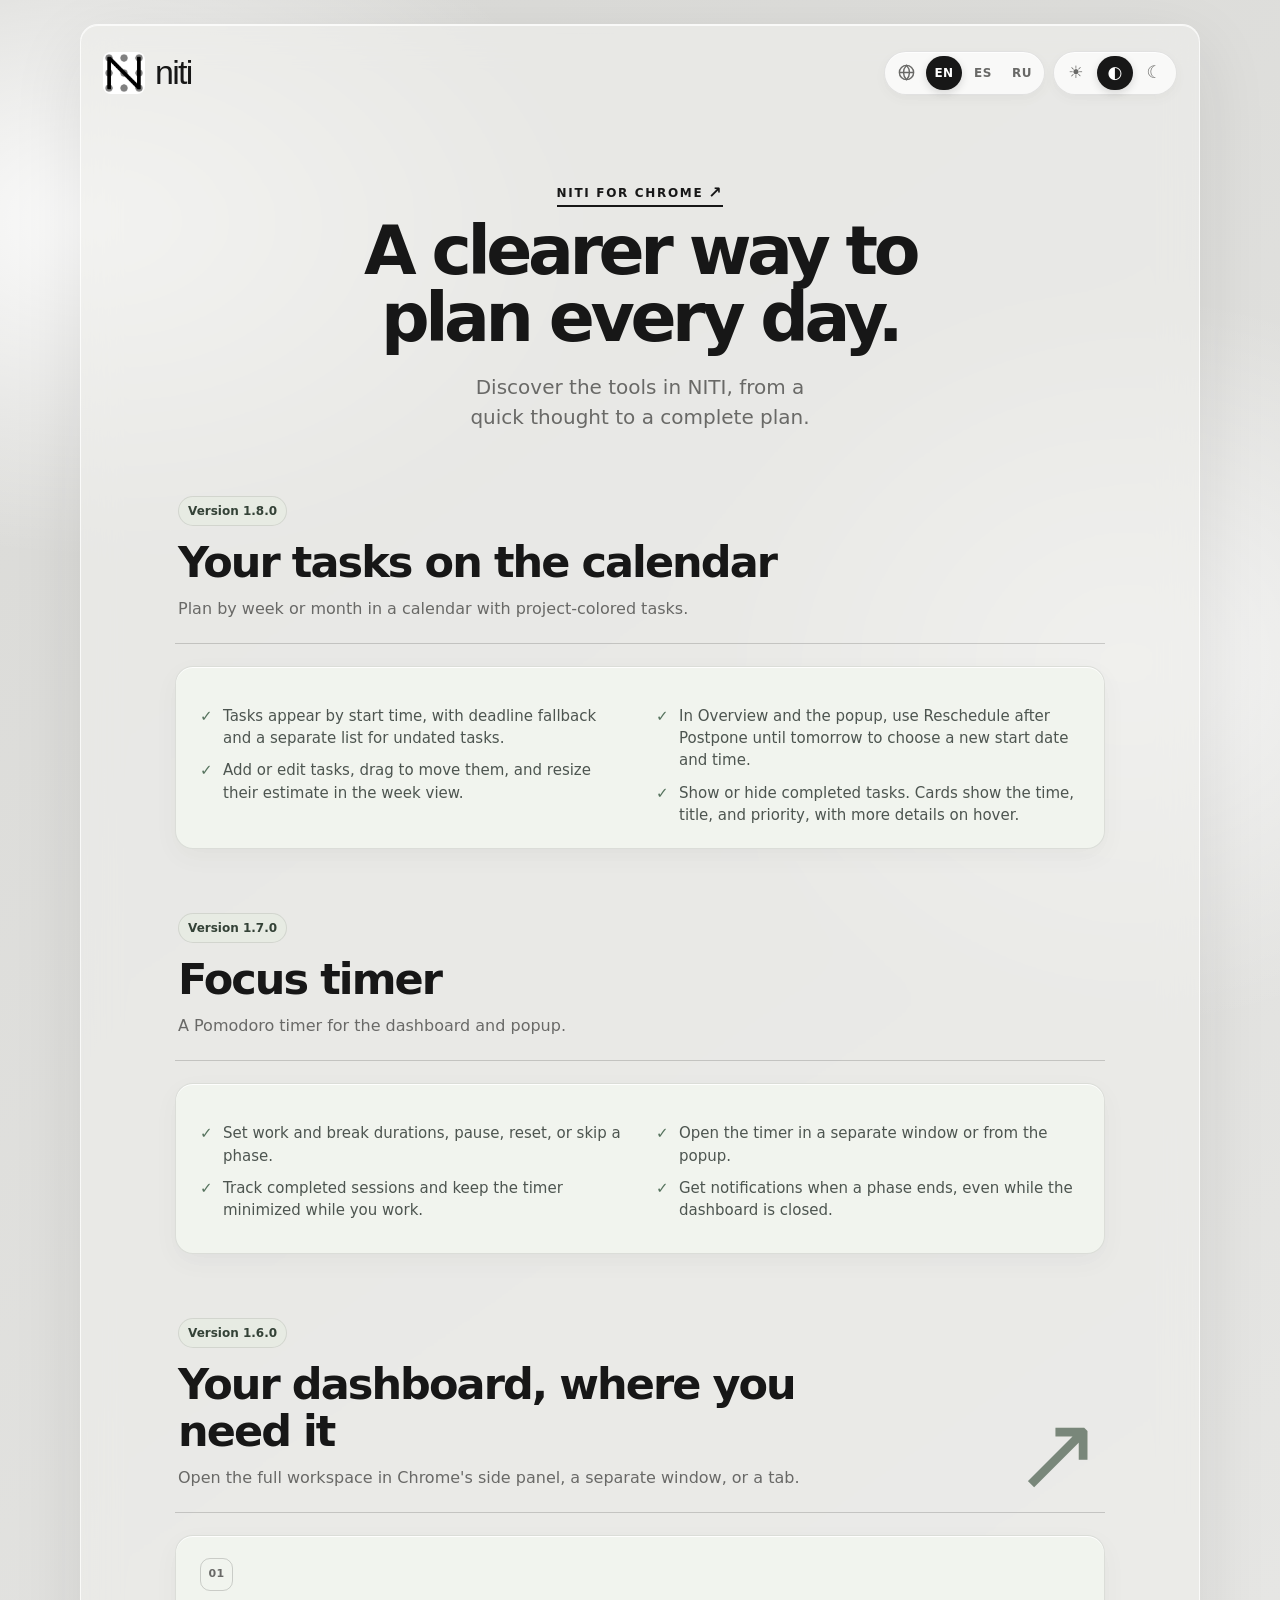
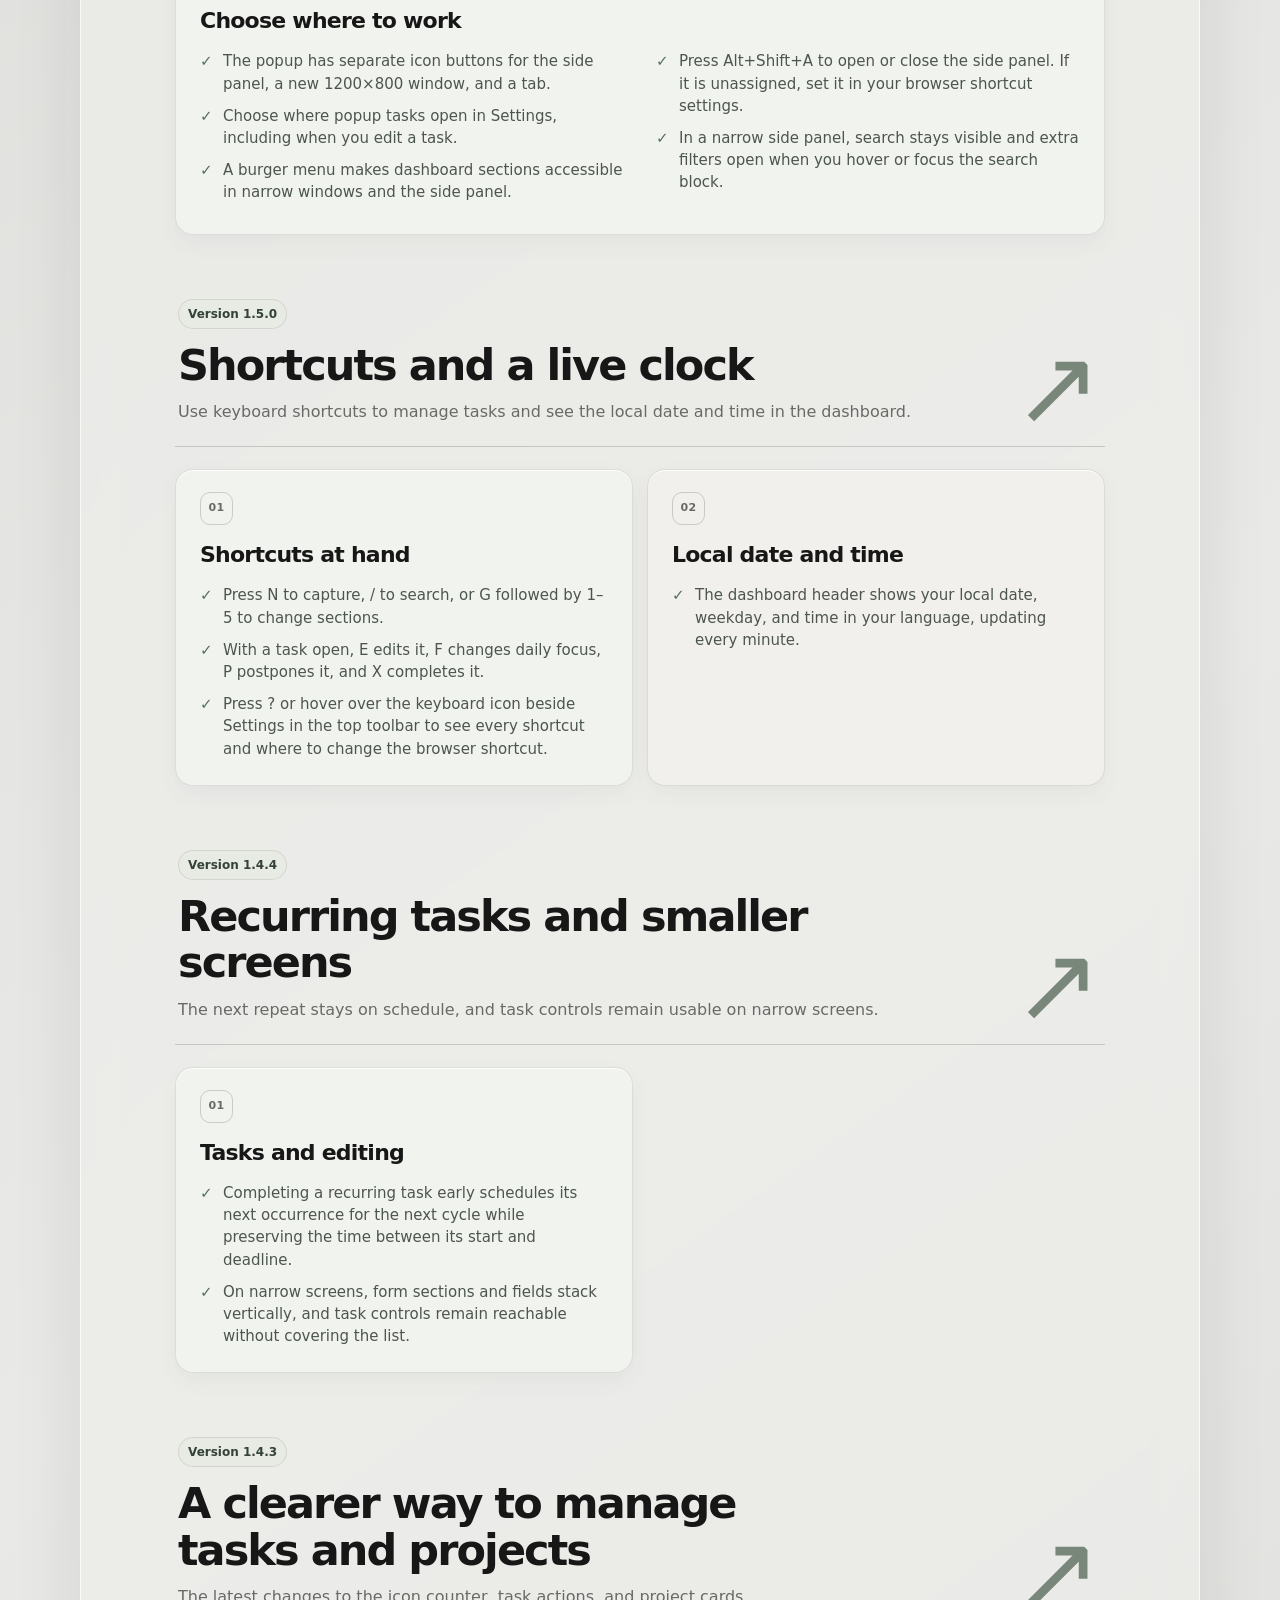
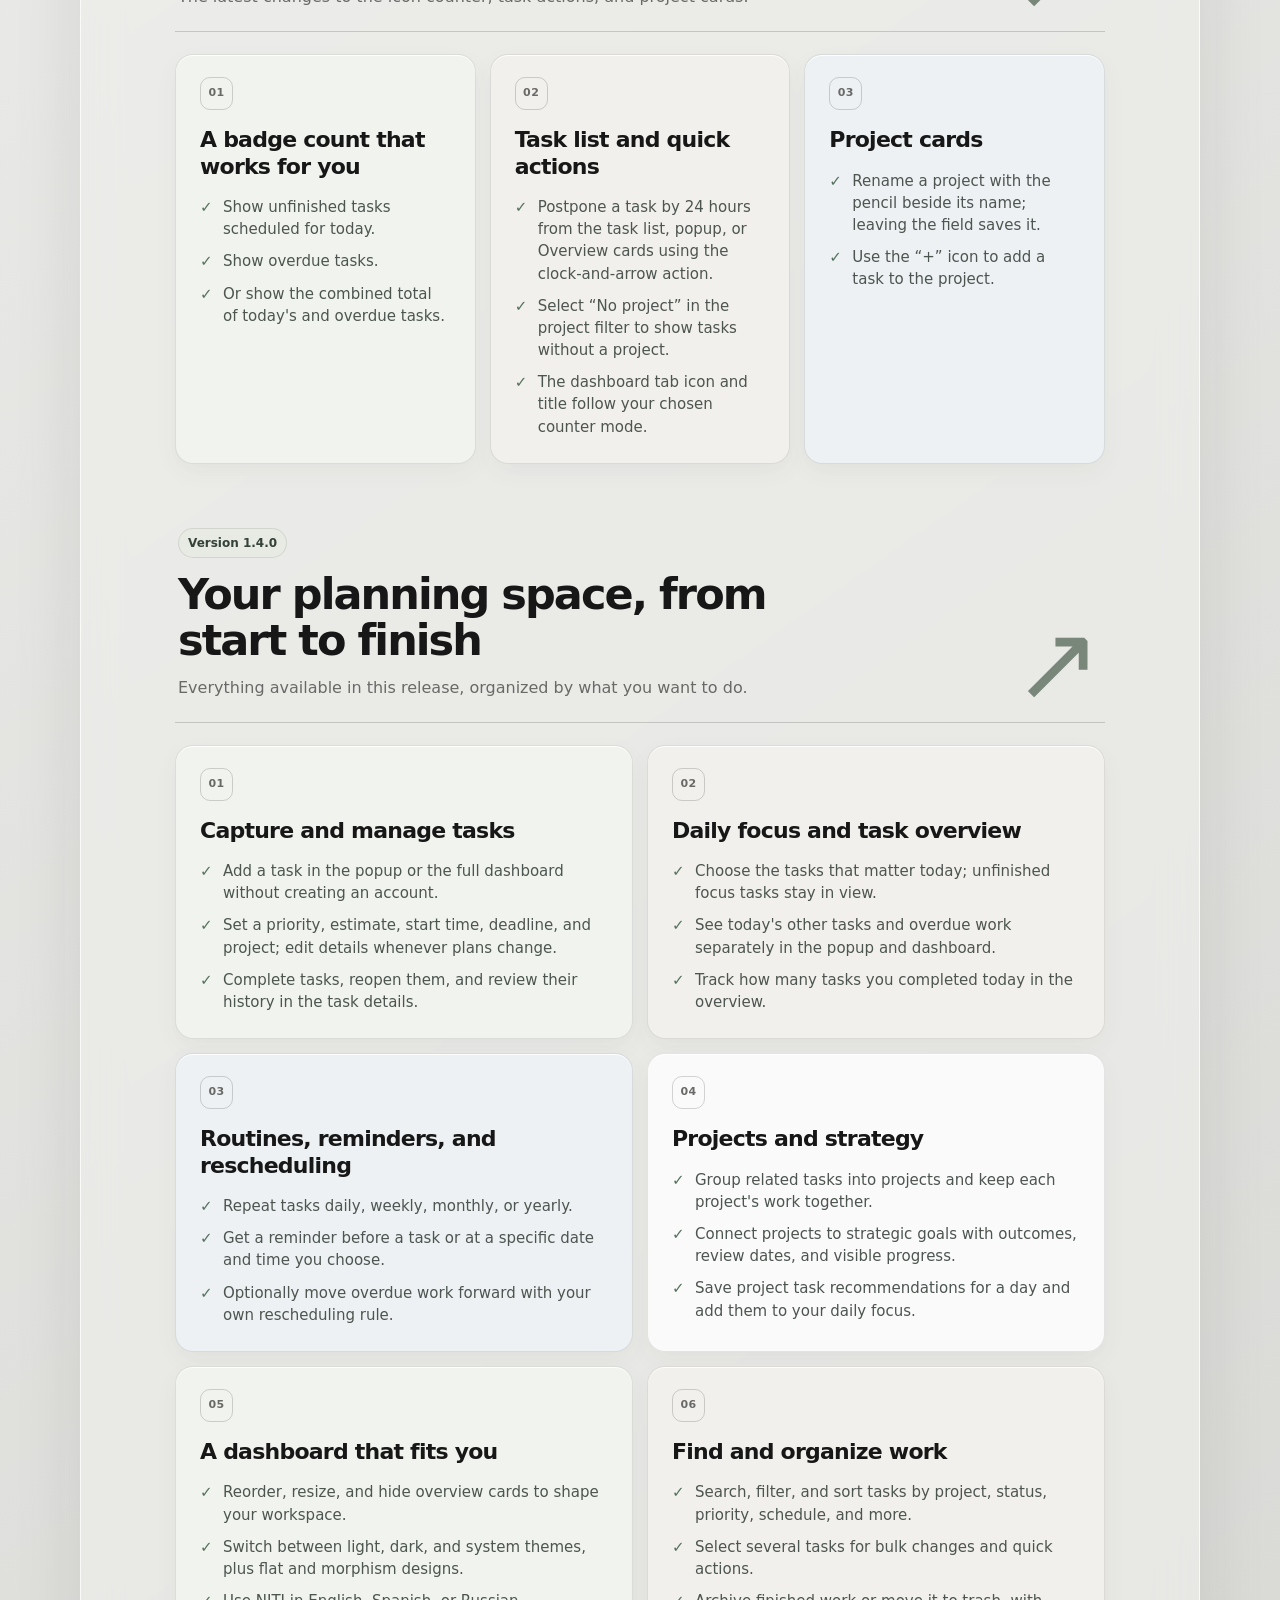
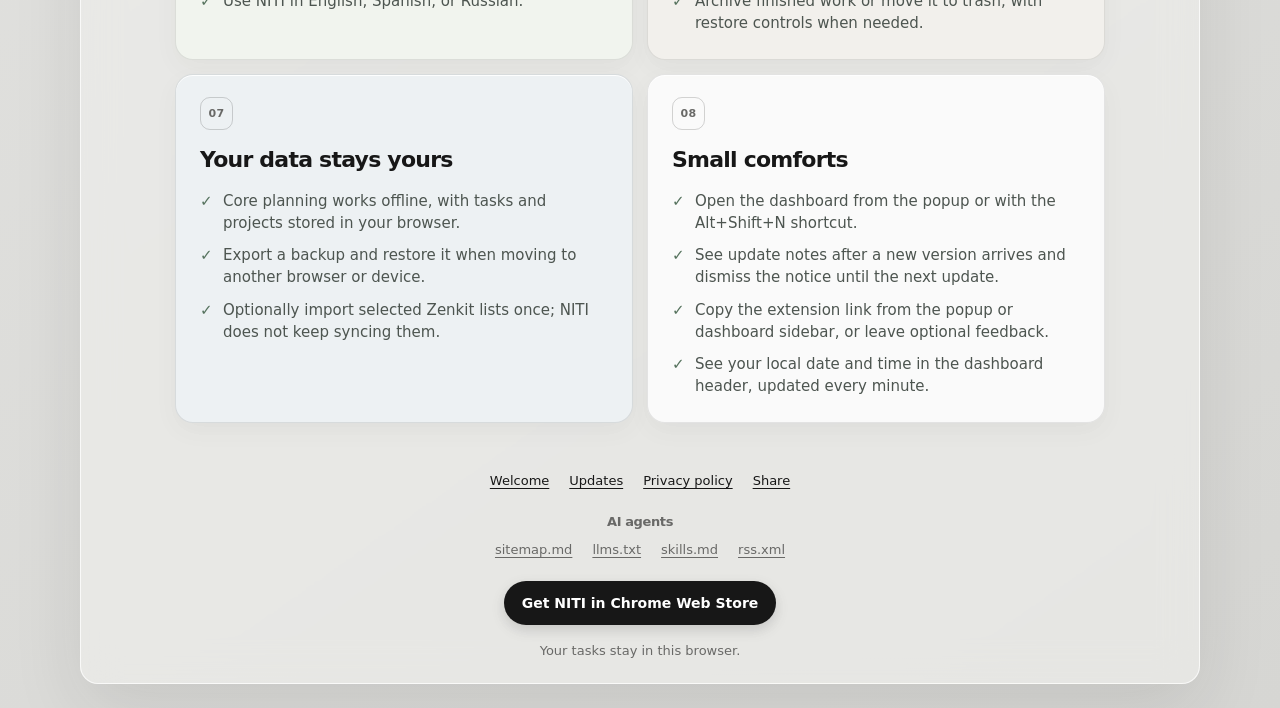
<file: updates/index.html>
<!doctype html>
<html lang="en">
<head>
  <meta charset="utf-8">
  <meta name="viewport" content="width=device-width, initial-scale=1">
  <meta name="description" content="See what's new in NITI: the side panel, keyboard shortcuts, task planning, and more.">
  <link rel="canonical" href="https://ext7.github.io/niti-daily-task-planner/updates/">
  <link rel="icon" type="image/png" href="../assets/images/niti-icon.png"><title>NITI updates</title>
  <link rel="stylesheet" href="../assets/service-pages.css?v=20261023-agents">
</head>
<body data-page="updates">
<main class="page-shell updates-page">
  <header class="site-header">
    <a class="brand" href="../"><img src="../assets/images/niti-icon.png" alt="NITI">niti</a>
    <div class="header-preferences"><div class="language-picker" role="group" aria-label="Language" data-i18n-aria-label="languageLabel"><span class="language-icon" aria-hidden="true"><svg width="19" height="19" viewBox="0 0 24 24" fill="none" stroke="currentColor" stroke-width="1.8"><circle cx="12" cy="12" r="9"/><path d="M3 12h18M12 3c2.5 2.6 3.8 5.6 3.8 9S14.5 18.4 12 21c-2.5-2.6-3.8-5.6-3.8-9S9.5 5.6 12 3Z"/></svg></span><button type="button" data-language="en">EN</button><button type="button" data-language="es">ES</button><button type="button" data-language="ru">RU</button></div><div class="theme-picker" role="group" aria-label="Theme" data-i18n-aria-label="themeLabel"><button type="button" data-theme-choice="light" aria-label="Light theme" data-i18n-aria-label="themeLight" title="Light theme" data-i18n-title="themeLight"><span aria-hidden="true">☀</span></button><button type="button" data-theme-choice="system" aria-label="System theme" data-i18n-aria-label="themeSystem" title="System theme" data-i18n-title="themeSystem"><span aria-hidden="true">◐</span></button><button type="button" data-theme-choice="dark" aria-label="Dark theme" data-i18n-aria-label="themeDark" title="Dark theme" data-i18n-title="themeDark"><span aria-hidden="true">☾</span></button></div></div>
  </header>
  <section class="hero updates-hero">
    <p class="eyebrow"><a class="eyebrow-link" data-cws-link data-i18n="updatesEyebrow" data-i18n-title="storeLink" title="Get NITI in Chrome Web Store">NITI for Chrome</a></p>
    <h1 data-i18n="updatesTitle">A clearer way to plan every day.</h1>
    <p class="lead" data-i18n="updatesLead">Discover the tools in NITI, from a quick thought to a complete plan.</p>
  </section>
  <section class="release-section" data-release-version="1.8.0" aria-labelledby="release-calendar-title">
    <div class="release-intro"><div><span class="version-chip" data-i18n="updatesCalendarVersion">Version 1.8.0</span><h2 id="release-calendar-title" data-i18n="updatesCalendarTitle">Your tasks on the calendar</h2><p data-i18n="updatesCalendarLead">Plan by week or month in a calendar with project-colored tasks.</p></div></div>
    <div class="release-grid"><section class="release-card"><ul class="release-feature-list"><li data-i18n="updatesCalendarSchedule">Tasks appear by start time, with deadline fallback and a separate list for undated tasks.</li><li data-i18n="updatesCalendarEdit">Add or edit tasks, drag to move them, and resize their estimate in the week view.</li><li data-i18n="updatesQuickReschedule">In Overview and the popup, use Reschedule after Postpone until tomorrow to choose a new start date and time.</li><li data-i18n="updatesCalendarCompleted">Show or hide completed tasks. Cards show the time, title, and priority, with more details on hover.</li></ul></section></div>
  </section>
  <section class="release-section" data-release-version="1.7.0" aria-labelledby="release-focus-title">
    <div class="release-intro"><div><span class="version-chip" data-i18n="updatesTimerVersion">Version 1.7.0</span><h2 id="release-focus-title" data-i18n="updatesTimerTitle">Focus timer</h2><p data-i18n="updatesTimerLead">A Pomodoro timer for the dashboard and popup.</p></div></div>
    <div class="release-grid"><section class="release-card"><ul class="release-feature-list"><li data-i18n="updatesTimerControls">Set work and break durations, pause, reset, or skip a phase.</li><li data-i18n="updatesTimerCompact">Track completed sessions and keep the timer minimized while you work.</li><li data-i18n="updatesTimerWindows">Open the timer in a separate window or from the popup.</li><li data-i18n="updatesTimerBackground">Get notifications when a phase ends, even while the dashboard is closed.</li></ul></section></div>
  </section>
  <section class="release-section" data-release-version="1.6.0" aria-labelledby="release-side-panel-title">
    <div class="release-intro">
      <div><span class="version-chip" data-i18n="updatesSidePanelVersion">Version 1.6.0</span><h2 id="release-side-panel-title" data-i18n="updatesSidePanelTitle">Your dashboard, where you need it</h2><p data-i18n="updatesSidePanelLead">Open the full workspace in Chrome's side panel, a separate window, or a tab.</p></div>
      <span class="release-arrow" aria-hidden="true">↗</span>
    </div>
    <div class="release-grid">
      <section class="release-card"><span class="release-number">01</span><h3 data-i18n="updatesSidePanelCardTitle">Choose where to work</h3><ul class="release-feature-list"><li data-i18n="updatesSidePanelButtons">The popup has separate icon buttons for the side panel, a new 1200×800 window, and a tab.</li><li data-i18n="updatesSidePanelTasks">Choose where popup tasks open in Settings, including when you edit a task.</li><li data-i18n="updatesSidePanelMenu">A burger menu makes dashboard sections accessible in narrow windows and the side panel.</li><li data-i18n="updatesSidePanelShortcut">Press Alt+Shift+A to open or close the side panel. If it is unassigned, set it in your browser shortcut settings.</li><li data-i18n="updatesSidePanelFilters">In a narrow side panel, search stays visible and extra filters open when you hover or focus the search block.</li></ul></section>
    </div>
  </section>
  <section class="release-section" data-release-version="1.5.0" aria-labelledby="release-shortcuts-title">
    <div class="release-intro">
      <div><span class="version-chip" data-i18n="updatesShortcutsVersion">Version 1.5.0</span><h2 id="release-shortcuts-title" data-i18n="updatesShortcutsTitle">Shortcuts and a live clock</h2><p data-i18n="updatesShortcutsLead">Use keyboard shortcuts to manage tasks and see the local date and time in the dashboard.</p></div>
      <span class="release-arrow" aria-hidden="true">↗</span>
    </div>
    <div class="release-grid">
      <section class="release-card"><span class="release-number">01</span><h3 data-i18n="updatesShortcutsCardTitle">Shortcuts at hand</h3><ul class="release-feature-list"><li data-i18n="updatesShortcutsNavigation">Press N to capture, / to search, or G followed by 1–5 to change sections.</li><li data-i18n="updatesShortcutsTask">With a task open, E edits it, F changes daily focus, P postpones it, and X completes it.</li><li data-i18n="updatesShortcutsHelp">Press ? or hover over the keyboard icon beside Settings in the top toolbar to see every shortcut and where to change the browser shortcut.</li></ul></section>
      <section class="release-card"><span class="release-number">02</span><h3 data-i18n="updatesEverydayTitle">Local date and time</h3><ul class="release-feature-list"><li data-i18n="updatesLiveClock">The dashboard header shows your local date, weekday, and time in your language, updating every minute.</li></ul></section>
    </div>
  </section>
  <section class="release-section" data-release-version="1.4.4" aria-labelledby="release-144-title">
    <div class="release-intro">
      <div><span class="version-chip" data-i18n="updatesResponsiveVersion">Version 1.4.4</span><h2 id="release-144-title" data-i18n="updatesResponsiveTitle">Recurring tasks and smaller screens</h2><p data-i18n="updatesResponsiveLead">The next repeat stays on schedule, and task controls remain usable on narrow screens.</p></div>
      <span class="release-arrow" aria-hidden="true">↗</span>
    </div>
    <div class="release-grid">
      <section class="release-card"><span class="release-number">01</span><h3 data-i18n="updatesResponsiveCardTitle">Tasks and editing</h3><ul class="release-feature-list"><li data-i18n="updatesResponsiveRecurrence">Completing a recurring task early schedules its next occurrence for the next cycle while preserving the time between its start and deadline.</li><li data-i18n="updatesResponsiveMobile">On narrow screens, form sections and fields stack vertically, and task controls remain reachable without covering the list.</li></ul></section>
    </div>
  </section>
  <section class="release-section" data-release-version="1.4.3" aria-labelledby="release-143-title">
    <div class="release-intro">
      <div><span class="version-chip" data-i18n="updatesBadgeVersion">Version 1.4.3</span><h2 id="release-143-title" data-i18n="updatesBadgeReleaseTitle">A clearer way to manage tasks and projects</h2><p data-i18n="updatesBadgeReleaseLead">The latest changes to the icon counter, task actions, and project cards.</p></div>
      <span class="release-arrow" aria-hidden="true">↗</span>
    </div>
    <div class="release-grid">
      <section class="release-card"><span class="release-number">01</span><h3 data-i18n="updatesBadgeTitle">A badge count that works for you</h3><ul class="release-feature-list"><li data-i18n="updatesBadgeToday">Show unfinished tasks scheduled for today.</li><li data-i18n="updatesBadgeOverdue">Show overdue tasks.</li><li data-i18n="updatesBadgeBoth">Or show the combined total of today's and overdue tasks.</li></ul></section>
      <section class="release-card"><span class="release-number">02</span><h3 data-i18n="updatesTasksChangesTitle">Task list and quick actions</h3><ul class="release-feature-list"><li data-i18n="updatesTasksChangesTomorrow">Postpone a task by 24 hours from the task list, popup, or Overview cards using the clock-and-arrow action.</li><li data-i18n="updatesTasksChangesFilter">Select “No project” in the project filter to show tasks without a project.</li><li data-i18n="updatesTasksChangesCounter">The dashboard tab icon and title follow your chosen counter mode.</li></ul></section>
      <section class="release-card"><span class="release-number">03</span><h3 data-i18n="updatesProjectChangesTitle">Project cards</h3><ul class="release-feature-list"><li data-i18n="updatesProjectChangesRename">Rename a project with the pencil beside its name; leaving the field saves it.</li><li data-i18n="updatesProjectChangesAdd">Use the “+” icon to add a task to the project.</li></ul></section>
    </div>
  </section>
  <section class="release-section" data-release-version="1.4.0" aria-labelledby="release-140-title">
    <div class="release-intro">
      <div><span class="version-chip" data-i18n="updatesVersion">Version 1.4.0</span><h2 id="release-140-title" data-i18n="updatesReleaseTitle">Your planning space, from start to finish</h2><p data-i18n="updatesReleaseLead">Everything available in this release, organized by what you want to do.</p></div>
      <span class="release-arrow" aria-hidden="true">↗</span>
    </div>
    <div class="release-grid">
      <section class="release-card"><span class="release-number">01</span><h3 data-i18n="updatesCaptureTitle">Capture and manage tasks</h3><ul class="release-feature-list"><li data-i18n="updatesCaptureOne">Add a task in the popup or the full dashboard without creating an account.</li><li data-i18n="updatesCaptureTwo">Set a priority, estimate, start time, deadline, and project; edit details whenever plans change.</li><li data-i18n="updatesCaptureThree">Complete tasks, reopen them, and review their history in the task details.</li></ul></section>
      <section class="release-card"><span class="release-number">02</span><h3 data-i18n="updatesFocusTitle">Daily focus and task overview</h3><ul class="release-feature-list"><li data-i18n="updatesFocusOne">Choose the tasks that matter today; unfinished focus tasks stay in view.</li><li data-i18n="updatesFocusTwo">See today's other tasks and overdue work separately in the popup and dashboard.</li><li data-i18n="updatesFocusThree">Track how many tasks you completed today in the overview.</li></ul></section>
      <section class="release-card"><span class="release-number">03</span><h3 data-i18n="updatesPlanningTitle">Routines, reminders, and rescheduling</h3><ul class="release-feature-list"><li data-i18n="updatesPlanningOne">Repeat tasks daily, weekly, monthly, or yearly.</li><li data-i18n="updatesPlanningTwo">Get a reminder before a task or at a specific date and time you choose.</li><li data-i18n="updatesPlanningThree">Optionally move overdue work forward with your own rescheduling rule.</li></ul></section>
      <section class="release-card"><span class="release-number">04</span><h3 data-i18n="updatesProjectsTitle">Projects and strategy</h3><ul class="release-feature-list"><li data-i18n="updatesProjectsOne">Group related tasks into projects and keep each project's work together.</li><li data-i18n="updatesProjectsTwo">Connect projects to strategic goals with outcomes, review dates, and visible progress.</li><li data-i18n="updatesProjectsThree">Save project task recommendations for a day and add them to your daily focus.</li></ul></section>
      <section class="release-card"><span class="release-number">05</span><h3 data-i18n="updatesOverviewTitle">A dashboard that fits you</h3><ul class="release-feature-list"><li data-i18n="updatesOverviewOne">Reorder, resize, and hide overview cards to shape your workspace.</li><li data-i18n="updatesOverviewTwo">Switch between light, dark, and system themes, plus flat and morphism designs.</li><li data-i18n="updatesOverviewThree">Use NITI in English, Spanish, or Russian.</li></ul></section>
      <section class="release-card"><span class="release-number">06</span><h3 data-i18n="updatesControlTitle">Find and organize work</h3><ul class="release-feature-list"><li data-i18n="updatesControlOne">Search, filter, and sort tasks by project, status, priority, schedule, and more.</li><li data-i18n="updatesControlTwo">Select several tasks for bulk changes and quick actions.</li><li data-i18n="updatesControlThree">Archive finished work or move it to trash, with restore controls when needed.</li></ul></section>
      <section class="release-card"><span class="release-number">07</span><h3 data-i18n="updatesDataTitle">Your data stays yours</h3><ul class="release-feature-list"><li data-i18n="updatesDataOne">Core planning works offline, with tasks and projects stored in your browser.</li><li data-i18n="updatesDataTwo">Export a backup and restore it when moving to another browser or device.</li><li data-i18n="updatesDataThree">Optionally import selected Zenkit lists once; NITI does not keep syncing them.</li></ul></section>
      <section class="release-card"><span class="release-number">08</span><h3 data-i18n="updatesComfortTitle">Small comforts</h3><ul class="release-feature-list"><li data-i18n="updatesComfortOne">Open the dashboard from the popup or with the Alt+Shift+N shortcut.</li><li data-i18n="updatesComfortTwo">See update notes after a new version arrives and dismiss the notice until the next update.</li><li data-i18n="updatesComfortThree">Copy the extension link from the popup or dashboard sidebar, or leave optional feedback.</li><li data-i18n="updatesComfortFour">See your local date and time in the dashboard header, updated every minute.</li></ul></section>
    </div>
  </section>
  <footer class="footer"><nav class="footer-nav" aria-label="Site pages" data-i18n-aria-label="sitePages"><a href="../welcome/" data-i18n="navWelcome">Welcome</a><a href="../updates/" data-i18n="navUpdates">Updates</a><a href="../privacy-policy/" data-i18n="navPrivacy">Privacy policy</a><button class="footer-share" type="button" data-copy-footer data-i18n="navShare" data-i18n-tooltip="shareTooltip" data-tooltip="Copy a link to NITI">Share</button></nav><nav class="footer-agents" aria-labelledby="footer-agents-title"><h2 id="footer-agents-title" data-i18n="footerAgents">AI agents</h2><ul><li><a href="../sitemap.md">sitemap.md</a></li><li><a href="../llms.txt">llms.txt</a></li><li><a href="../skills.md">skills.md</a></li><li><a href="../rss.xml">rss.xml</a></li></ul></nav><a class="store-link" data-cws-link data-i18n="storeLink" hidden>Get NITI in Chrome Web Store</a><p data-i18n="footer">Your tasks stay in this browser.</p></footer>
</main>
<script src="../assets/service-pages.js?v=20261023-agents"></script>
</body>
</html>
</file>
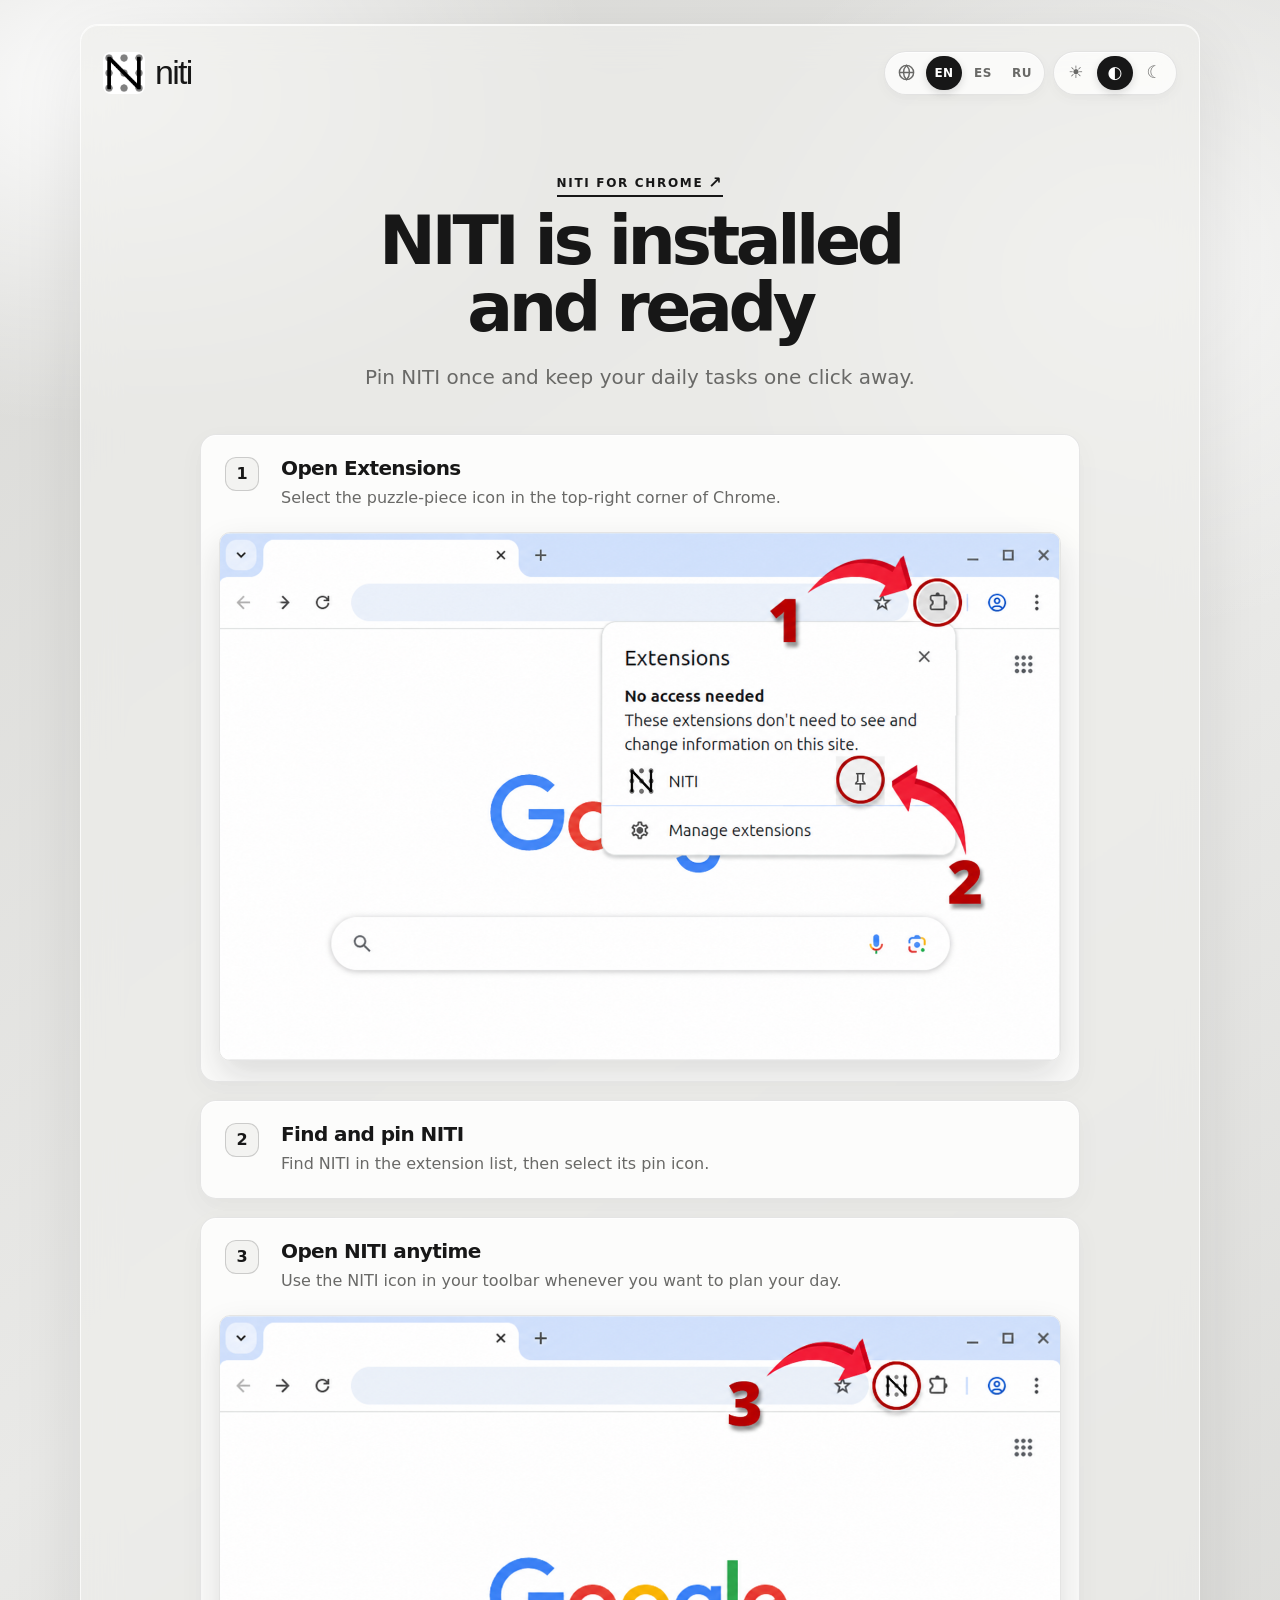
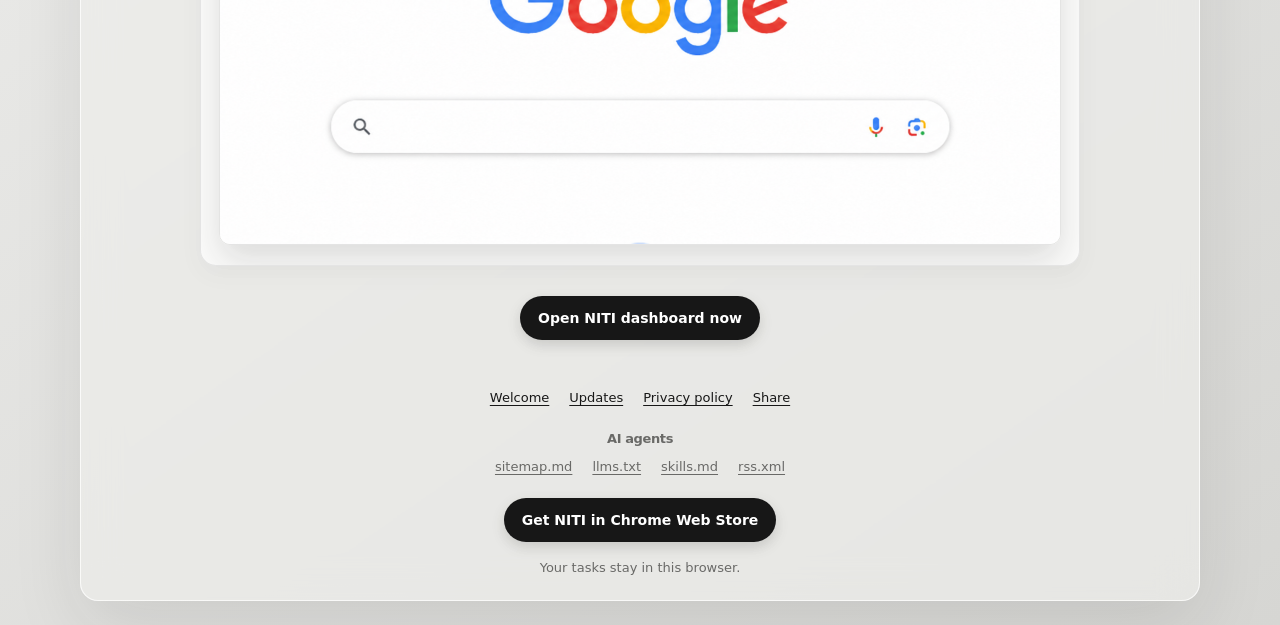
<file: welcome/index.html>
<!doctype html>
<html lang="en"><head><meta charset="utf-8"><meta name="viewport" content="width=device-width, initial-scale=1"><meta name="description" content="Get started with NITI, a local-first daily task planner for Chrome. Learn how to pin the extension and open your tasks quickly."><link rel="canonical" href="https://ext7.github.io/niti-daily-task-planner/welcome/"><link rel="icon" type="image/png" href="../assets/images/niti-icon.png"><title>Welcome to NITI</title><link rel="stylesheet" href="../assets/service-pages.css?v=20261023-agents"></head>
<body data-page="welcome"><main class="page-shell"><header class="site-header"><a class="brand" href="../"><img src="../assets/images/niti-icon.png" alt="NITI">niti</a><div class="header-preferences"><div class="language-picker" role="group" aria-label="Language" data-i18n-aria-label="languageLabel"><span class="language-icon" aria-hidden="true"><svg width="19" height="19" viewBox="0 0 24 24" fill="none" stroke="currentColor" stroke-width="1.8"><circle cx="12" cy="12" r="9"/><path d="M3 12h18M12 3c2.5 2.6 3.8 5.6 3.8 9S14.5 18.4 12 21c-2.5-2.6-3.8-5.6-3.8-9S9.5 5.6 12 3Z"/></svg></span><button type="button" data-language="en">EN</button><button type="button" data-language="es">ES</button><button type="button" data-language="ru">RU</button></div><div class="theme-picker" role="group" aria-label="Theme" data-i18n-aria-label="themeLabel"><button type="button" data-theme-choice="light" aria-label="Light theme" data-i18n-aria-label="themeLight" title="Light theme" data-i18n-title="themeLight"><span aria-hidden="true">☀</span></button><button type="button" data-theme-choice="system" aria-label="System theme" data-i18n-aria-label="themeSystem" title="System theme" data-i18n-title="themeSystem"><span aria-hidden="true">◐</span></button><button type="button" data-theme-choice="dark" aria-label="Dark theme" data-i18n-aria-label="themeDark" title="Dark theme" data-i18n-title="themeDark"><span aria-hidden="true">☾</span></button></div></div></header><section class="hero"><p class="eyebrow"><a class="eyebrow-link" data-cws-link data-i18n="welcomeEyebrow" data-i18n-title="storeLink" title="Get NITI in Chrome Web Store">NITI for Chrome</a></p><h1 data-i18n="welcomeTitle">NITI is installed and ready</h1><p class="lead" data-i18n="welcomeLead">Pin NITI once and keep your daily tasks one click away.</p></section><section class="content-grid" aria-label="Pin NITI in three steps" data-i18n-aria-label="gettingStarted"><article class="step-card"><div class="step-copy"><span class="step-number">1</span><div><h2 data-i18n="stepOneTitle">Open Extensions</h2><p data-i18n="stepOneText">Select the puzzle-piece icon in the top-right corner of Chrome.</p></div></div><div class="screenshot-wrap"><img class="screenshot" src="../assets/images/pin-niti.png" alt="Chrome Extensions menu showing NITI and its pin control" data-i18n-alt="pinScreenshotAlt"></div></article><article class="step-card"><div class="step-copy"><span class="step-number">2</span><div><h2 data-i18n="stepTwoTitle">Find and pin NITI</h2><p data-i18n="stepTwoText">Find NITI in the extension list, then select its pin icon.</p></div></div></article><article class="step-card"><div class="step-copy"><span class="step-number">3</span><div><h2 data-i18n="stepThreeTitle">Open NITI anytime</h2><p data-i18n="stepThreeText">Use the NITI icon in your toolbar whenever you want to plan your day.</p></div></div><div class="screenshot-wrap"><img class="screenshot" src="../assets/images/open-niti.png" alt="Chrome toolbar showing the NITI icon" data-i18n-alt="openScreenshotAlt"></div></article></section><div class="hero"><a class="primary-action" data-dashboard-link data-i18n="dashboard">Open NITI dashboard now</a></div><footer class="footer"><nav class="footer-nav" aria-label="Site pages" data-i18n-aria-label="sitePages"><a href="../welcome/" data-i18n="navWelcome">Welcome</a><a href="../updates/" data-i18n="navUpdates">Updates</a><a href="../privacy-policy/" data-i18n="navPrivacy">Privacy policy</a><button class="footer-share" type="button" data-copy-footer data-i18n="navShare" data-i18n-tooltip="shareTooltip" data-tooltip="Copy a link to NITI">Share</button></nav><nav class="footer-agents" aria-labelledby="footer-agents-title"><h2 id="footer-agents-title" data-i18n="footerAgents">AI agents</h2><ul><li><a href="../sitemap.md">sitemap.md</a></li><li><a href="../llms.txt">llms.txt</a></li><li><a href="../skills.md">skills.md</a></li><li><a href="../rss.xml">rss.xml</a></li></ul></nav><a class="store-link" data-cws-link data-i18n="storeLink" hidden>Get NITI in Chrome Web Store</a><p data-i18n="footer">Your tasks stay in this browser.</p></footer></main><script src="../assets/service-pages.js?v=20261023-agents"></script></body></html>
</file>
<file: assets/service-pages.css>
@font-face { font-family: 'Tsukimi Rounded'; src: url('./TsukimiRounded-Regular.ttf') format('truetype'); font-display: swap; }
:root { --paper: #e9e9e7; --panel: rgba(255,255,255,.86); --surface: #fff; --ink: #171717; --muted: #696967; --line: rgba(23,23,23,.10); --line-strong: rgba(23,23,23,.18); --soft: #f3f3f1; --shadow: 0 16px 42px rgba(28,28,26,.07), 0 2px 8px rgba(28,28,26,.035); --shadow-soft: 0 8px 24px rgba(28,28,26,.045); color-scheme: light; font: 16px/1.5 ui-sans-serif, system-ui, -apple-system, BlinkMacSystemFont, 'Segoe UI', sans-serif; }
:root[data-theme='dark'] { --paper: #292c31; --panel: #30343a; --surface: #30343a; --ink: #f0f1f3; --muted: #b3bac4; --line: rgba(206,216,230,.12); --line-strong: rgba(206,216,230,.25); --soft: #272b31; --neo-highlight: rgba(99,107,120,.19); --neo-shade: rgba(9,11,15,.55); --neo-edge: rgba(225,233,245,.12); --neo-surface: linear-gradient(135deg,#3b4048 0%,#30343a 48%,#2c3036 100%); --neo-control: linear-gradient(145deg,#454b55,#2a2f36); --neo-active: linear-gradient(145deg,#e4e8ee,#a8b1bf); --neo-active-ink: #20242a; --neo-active-edge: rgba(255,255,255,.54); --neo-canvas: linear-gradient(130deg,#3a3f47 0%,#292c31 45%,#1c1f24 100%); --neo-inset: inset 2px 2px 5px rgba(8,10,14,.5), inset -1px -1px 3px rgba(142,153,173,.16); --neo-raised: 3px 4px 7px var(--neo-shade), -3px -3px 7px var(--neo-highlight), inset 0 1px 0 var(--neo-edge); --shadow: 12px 14px 26px var(--neo-shade), -8px -8px 22px var(--neo-highlight), inset 0 1px 0 var(--neo-edge); --shadow-soft: 7px 8px 16px var(--neo-shade), -6px -6px 15px var(--neo-highlight), inset 0 1px 0 var(--neo-edge); color-scheme: dark; }
* { box-sizing: border-box; }
body { min-width: 320px; min-height: 100vh; margin: 0; color: var(--ink); background: radial-gradient(50rem 34rem at 8% 4%, rgba(255,255,255,.92), transparent 62%), radial-gradient(42rem 36rem at 88% 12%, rgba(255,255,255,.68), transparent 64%), linear-gradient(145deg, #d9d9d6 0%, var(--paper) 48%, #d6d6d3 100%); }
button, a { font: inherit; }
button { cursor: pointer; }
button:focus-visible, a:focus-visible { outline: 2px solid var(--ink); outline-offset: 3px; }
.page-shell { width: min(1120px, calc(100% - 32px)); min-height: calc(100vh - 48px); margin: 24px auto; padding: 22px; border: 1px solid rgba(255,255,255,.72); border-radius: 18px; background: rgba(238,238,235,.68); box-shadow: 0 24px 70px rgba(27,27,25,.10), inset 0 1px 0 rgba(255,255,255,.72); backdrop-filter: blur(18px) saturate(110%); }
.site-header { display: flex; align-items: center; justify-content: space-between; gap: 18px; margin-bottom: clamp(38px, 7vw, 76px); }
.header-preferences { display: flex; align-items: center; gap: 8px; margin-left: auto; }
.brand { display: inline-flex; align-items: center; gap: 10px; color: var(--ink); font-family: 'Tsukimi Rounded', ui-rounded, sans-serif; font-size: 34px; letter-spacing: -.05em; text-decoration: none; }
.brand img { width: 42px; height: 42px; border-radius: 8px; object-fit: contain; }
.language-picker, .theme-picker { display: flex; align-items: center; gap: 3px; padding: 4px; border: 1px solid var(--line); border-radius: 999px; background: rgba(255,255,255,.72); box-shadow: 0 4px 12px rgba(0,0,0,.04), inset 0 1px rgba(255,255,255,.82); }
.language-icon { display: grid; width: 34px; height: 34px; place-items: center; color: var(--muted); }
.language-picker button, .theme-picker button { min-width: 36px; min-height: 34px; padding: 0 8px; border: 0; border-radius: 999px; color: var(--muted); background: transparent; font-size: 12px; font-weight: 750; letter-spacing: .04em; }
.theme-picker button { font-size: 17px; letter-spacing: 0; }
.language-picker button[aria-pressed='true'], .theme-picker button[aria-pressed='true'] { color: #fff; background: #171717; box-shadow: 0 3px 8px rgba(0,0,0,.14); }
.hero { max-width: 790px; margin: 0 auto; text-align: center; }
.eyebrow { margin: 0 0 10px; color: var(--muted); font-size: 12px; font-weight: 720; letter-spacing: .14em; text-transform: uppercase; }
.eyebrow-link { display: inline-flex; align-items: center; gap: 5px; padding-bottom: 3px; border-bottom: 2px solid currentColor; color: var(--ink); font-weight: 800; text-decoration: none; text-underline-offset: 3px; }
.eyebrow-link::after { content: '↗'; font-size: 16px; line-height: 1; }
.eyebrow-link:hover { color: #486b50; }
:root[data-theme='dark'] .eyebrow-link:hover { color: #b5d7bb; }
h1 { max-width: 760px; margin: 0 auto; font-size: clamp(38px, 6vw, 68px); line-height: .99; letter-spacing: -.065em; text-wrap: balance; }
.lead { max-width: 610px; margin: 20px auto 0; color: var(--muted); font-size: clamp(17px, 2vw, 20px); text-wrap: balance; }
.content-grid { display: grid; gap: 18px; max-width: 880px; margin: 42px auto 0; }
.step-card, .content-card { border: 1px solid var(--line); border-radius: 16px; background: var(--panel); box-shadow: var(--shadow-soft), inset 0 1px rgba(255,255,255,.85); overflow: hidden; }
.step-copy { display: grid; grid-template-columns: 42px minmax(0,1fr); gap: 14px; padding: 22px 24px; text-align: left; }
.step-number { display: grid; width: 34px; height: 34px; place-items: center; border: 1px solid var(--line-strong); border-radius: 11px; background: var(--soft); font-weight: 780; }
h2 { margin: 0; font-size: 20px; line-height: 1.15; letter-spacing: -.03em; }
.step-copy p, .content-card p { margin: 6px 0 0; color: var(--muted); }
.screenshot-wrap { padding: 0 18px 20px; }
.screenshot { display: block; width: 100%; border: 1px solid var(--line); border-radius: 11px; box-shadow: 0 16px 34px rgba(28,28,26,.14); }
.primary-action, .secondary-action { display: inline-flex; min-height: 44px; align-items: center; justify-content: center; padding: 0 17px; border-radius: 999px; font-size: 14px; font-weight: 680; text-decoration: none; }
.primary-action { margin-top: 30px; border: 1px solid var(--line-strong); color: #fff; background: var(--ink); box-shadow: 0 5px 14px rgba(0,0,0,.14); }
.primary-action:hover { transform: translateY(-1px); box-shadow: 0 7px 17px rgba(0,0,0,.16); }
.primary-action.is-disabled { color: var(--muted); border-color: var(--line); background: #e7e7e4; box-shadow: none; cursor: not-allowed; }
.simple-page { max-width: 780px; margin: 0 auto; }
.simple-page .hero { max-width: 680px; }
.simple-page .content-grid { max-width: 680px; }
.content-card { padding: 24px; text-align: left; }
.content-card + .content-card { margin-top: 12px; }
.policy-updated { margin: 14px 0 0; color: var(--muted); font-size: 13px; }
.policy-content { gap: 14px; }
.policy-content .content-card { padding: 22px 24px; }
.policy-content .content-card + .content-card { margin-top: 0; }
.policy-content .content-card p { margin-top: 10px; line-height: 1.62; }
.policy-content a { color: var(--ink); text-underline-offset: 3px; }
.secondary-action { border: 1px solid var(--line-strong); color: var(--ink); background: rgba(255,255,255,.58); box-shadow: 0 3px 10px rgba(0,0,0,.035); }
.secondary-action:disabled { color: var(--muted); border-color: var(--line); background: #e7e7e4; cursor: not-allowed; }
.status { min-height: 24px; margin: 12px 0 0; color: var(--muted); }
.uninstall-form { width: 100%; min-height: 580px; border: 0; border-radius: 10px; background: var(--surface); }
.update-list { display: grid; gap: 12px; margin: 18px 0 0; padding: 0; list-style: none; }
.update-list li { position: relative; padding-left: 23px; color: var(--muted); }
.update-list li::before { content: ''; position: absolute; top: .56em; left: 0; width: 8px; height: 8px; border-radius: 50%; background: var(--ink); box-shadow: 0 0 0 4px var(--soft); }
.version-chip { display: inline-flex; margin-bottom: 16px; padding: 5px 9px; border: 1px solid var(--line); border-radius: 999px; background: var(--soft); color: var(--muted); font-size: 12px; font-weight: 700; }
.updates-page { max-width: 1120px; }
.updates-page .site-header { margin-bottom: clamp(50px, 7vw, 86px); }
.updates-hero { max-width: 810px; }
.updates-hero h1 { font-weight: 700; }
.release-section { max-width: 930px; margin: 64px auto 0; }
.release-intro { display: flex; align-items: flex-end; justify-content: space-between; gap: 20px; margin-bottom: 22px; padding: 0 3px 22px; border-bottom: 1px solid var(--line-strong); }
.release-intro .version-chip { margin-bottom: 13px; background: #e7ebe3; color: #344237; }
.release-intro h2 { max-width: 670px; font-size: clamp(27px, 3.8vw, 43px); font-weight: 700; line-height: 1.08; letter-spacing: -.045em; }
.release-intro p { margin: 12px 0 0; color: var(--muted); }
.release-arrow { color: #79877a; font-family: 'Tsukimi Rounded', ui-rounded, sans-serif; font-size: clamp(58px, 9vw, 106px); line-height: .7; }
.release-grid { display: grid; grid-template-columns: repeat(2, minmax(0, 1fr)); gap: 14px; }
.release-section:is([data-release-version='1.6.0'], [data-release-version='1.7.0'], [data-release-version='1.8.0']) .release-card { grid-column: 1 / -1; }
.release-section:is([data-release-version='1.6.0'], [data-release-version='1.7.0'], [data-release-version='1.8.0']) .release-feature-list { display: block; columns: 2; column-gap: 32px; }
.release-section:is([data-release-version='1.6.0'], [data-release-version='1.7.0'], [data-release-version='1.8.0']) .release-feature-list li { break-inside: avoid; margin-bottom: 10px; }
.release-section:is([data-release-version='1.7.0'], [data-release-version='1.8.0']) .release-card { min-height: 0; padding-block: 22px; }
@media (min-width: 960px) { .release-section[data-release-version='1.4.3'] .release-grid { grid-template-columns: repeat(3, minmax(0, 1fr)); } }
.release-card { display: grid; align-content: start; min-height: 232px; padding: 22px 24px 25px; border: 1px solid var(--line); border-radius: 18px; background: rgba(255,255,255,.8); box-shadow: var(--shadow-soft), inset 0 1px rgba(255,255,255,.9); }
.release-card:nth-child(4n + 1) { background: #f1f4ee; }
.release-card:nth-child(4n + 2) { background: #f2f0ec; }
.release-card:nth-child(4n + 3) { background: #edf1f3; }
.release-number { display: inline-grid; place-items: center; width: 33px; height: 33px; margin-bottom: 17px; border: 1px solid var(--line-strong); border-radius: 10px; color: var(--muted); font-size: 11px; font-weight: 750; letter-spacing: .04em; }
.release-card h3 { margin: 0; font-size: clamp(18px, 2.2vw, 22px); line-height: 1.2; letter-spacing: -.035em; }
.release-feature-list { display: grid; gap: 10px; margin: 16px 0 0; padding: 0; list-style: none; }
.release-feature-list li { position: relative; padding-left: 23px; color: #4d5550; font-size: 15px; line-height: 1.48; }
.release-feature-list li::before { content: '✓'; position: absolute; left: 0; top: 0; color: #55725d; font-weight: 800; }
.footer { margin: 48px auto 0; color: var(--muted); font-size: 13px; text-align: center; }
.footer-nav { display: flex; flex-wrap: wrap; justify-content: center; gap: 12px 20px; }
.footer-nav a { color: var(--ink); text-underline-offset: 3px; }
.footer-share { position: relative; padding: 0; border: 0; background: none; color: var(--ink); text-decoration: underline; text-underline-offset: 3px; }
.footer-share:hover::after, .footer-share:focus-visible::after { position: absolute; z-index: 4; left: 50%; bottom: calc(100% + 9px); width: max-content; max-width: min(260px, 80vw); padding: 7px 10px; border-radius: 8px; background: var(--ink); color: var(--surface); box-shadow: var(--shadow); font-size: 12px; font-weight: 500; line-height: 1.3; content: attr(data-tooltip); transform: translateX(-50%); }
.copy-toast { position: fixed; z-index: 20; left: 50%; bottom: 22px; margin: 0; padding: 12px 17px; border: 1px solid var(--line-strong); border-radius: 12px; background: var(--surface); color: var(--ink); box-shadow: var(--shadow); font-size: 14px; transform: translateX(-50%); }
.copy-toast[hidden] { display: none; }
.footer p { margin: 16px 0 0; }
.store-link { display: inline-flex; min-height: 44px; align-items: center; justify-content: center; margin-top: 22px; padding: 0 18px; border-radius: 999px; color: #fff; background: var(--ink); font-size: 14px; font-weight: 680; text-decoration: none; box-shadow: 0 5px 14px rgba(0,0,0,.14); }
.store-link[hidden] { display: none; }
.share-store-link { margin: 0 12px 0 0; }
.share-store-link[hidden] { display: none; }
:root[data-theme='dark'] body { background: var(--neo-canvas); background-attachment: fixed; }
:root[data-theme='dark'] .page-shell { border-color: var(--neo-edge); background: var(--neo-surface); box-shadow: var(--shadow); }
:root[data-theme='dark'] .language-picker, :root[data-theme='dark'] .theme-picker { border-color: var(--neo-edge); background: var(--neo-control); box-shadow: var(--neo-raised); }
:root[data-theme='dark'] .language-picker button[aria-pressed='true'], :root[data-theme='dark'] .theme-picker button[aria-pressed='true'] { color: var(--neo-active-ink); background: var(--neo-active); box-shadow: var(--neo-raised); }
:root[data-theme='dark'] .step-card, :root[data-theme='dark'] .content-card, :root[data-theme='dark'] .release-card { border-color: var(--neo-edge); background: var(--neo-surface); box-shadow: var(--shadow-soft); }
:root[data-theme='dark'] .release-card:nth-child(4n + 1) { background: #213d30; }
:root[data-theme='dark'] .release-card:nth-child(4n + 2) { background: #453d25; }
:root[data-theme='dark'] .release-card:nth-child(4n + 3) { background: #27384b; }
:root[data-theme='dark'] .release-card:nth-child(4n + 4) { background: #3a3348; }
:root[data-theme='dark'] .release-feature-list li { color: var(--muted); }
:root[data-theme='dark'] .release-feature-list li::before { color: #c6d1df; }
:root[data-theme='dark'] .release-intro .version-chip { border-color: var(--neo-edge); background: var(--neo-control); color: var(--ink); }
:root[data-theme='dark'] .release-arrow { color: #c6d1df; }
:root[data-theme='dark'] .primary-action, :root[data-theme='dark'] .store-link { color: #171917; background: #e7ede6; }
:root[data-theme='dark'] .secondary-action { color: var(--ink); background: var(--soft); }
:root[data-theme='dark'] .primary-action.is-disabled, :root[data-theme='dark'] .secondary-action:disabled { color: var(--muted); background: #363a35; }
@media (max-width: 640px) { .page-shell { width: calc(100% - 20px); min-height: calc(100vh - 20px); margin: 10px auto; padding: 16px; border-radius: 16px; } .site-header { align-items: flex-start; margin-bottom: 42px; } .brand { font-size: 30px; } .brand img { width: 36px; height: 36px; } .language-picker { gap: 1px; } .language-icon { display: none; } .language-picker button { min-width: 33px; padding-inline: 6px; } .step-copy { padding: 18px; } .screenshot-wrap { padding: 0 10px 12px; } .uninstall-form { min-height: 640px; } }
@media (max-width: 680px) { .release-section { margin-top: 48px; } .release-grid { grid-template-columns: 1fr; } .release-card { min-height: 0; padding: 20px; } .release-arrow { display: none; } }
@media (max-width: 680px) { .release-section:is([data-release-version='1.6.0'], [data-release-version='1.7.0'], [data-release-version='1.8.0']) .release-feature-list { columns: 1; } }
@media (max-width: 640px) { .site-header { flex-wrap: wrap; } .header-preferences { width: 100%; justify-content: flex-end; } .theme-picker button { min-width: 32px; padding-inline: 5px; } }
:root[data-theme='dark'] .primary-action, :root[data-theme='dark'] .store-link { color: var(--neo-active-ink); background: var(--neo-active); border: 1px solid var(--neo-active-edge); box-shadow: var(--neo-raised); }
:root[data-theme='dark'] .footer-share:hover::after, :root[data-theme='dark'] .footer-share:focus-visible::after { background: #454b55; color: var(--ink); }

.footer-agents { margin-top: 24px; }
.footer-agents h2 { margin: 0 0 10px; font-size: 13px; font-weight: 600; }
.footer-agents ul { display: flex; flex-wrap: wrap; justify-content: center; gap: 12px 20px; margin: 0; padding: 0; list-style: none; }
.footer-agents a { color: var(--muted); text-underline-offset: 3px; }
.footer-agents a:hover { color: var(--ink); }
</file>
<file: assets/landing.css>
.landing-shell { width: min(1280px, calc(100% - 32px)); padding: clamp(20px, 3vw, 42px); overflow: hidden; }
.landing-header { margin-bottom: 0; }
.landing-nav { display: flex; align-items: center; gap: clamp(12px, 2.6vw, 30px); }
.landing-nav a { color: var(--muted); font-size: 13px; font-weight: 650; text-decoration: none; }
.landing-nav a:hover, .text-action:hover { color: var(--ink); text-decoration: underline; text-underline-offset: 5px; }
.landing-hero { display: grid; grid-template-columns: minmax(0, 1fr) minmax(300px, .9fr); align-items: center; gap: 32px; min-height: 650px; padding: 50px 0 75px; }
.landing-hero-copy { position: relative; z-index: 1; max-width: 660px; }
.landing-hero .eyebrow { margin-bottom: 20px; }
.landing-hero h1 { max-width: none; margin: 0; font-size: clamp(54px, 6.5vw, 96px); line-height: .96; letter-spacing: -.073em; }
.landing-lead { max-width: 540px; margin: 28px 0 0; color: #4d4d4b; font-size: clamp(18px, 2vw, 21px); line-height: 1.5; }
.landing-actions { display: flex; flex-wrap: wrap; align-items: center; gap: 16px 25px; margin-top: 31px; }
.landing-actions .primary-action { margin: 0; }
.store-cta { border: 0; background: #191919; }
.store-cta[hidden] { display: none; }
.store-pending { display: inline-flex; min-height: 46px; align-items: center; padding: 0 20px; border: 1px solid var(--line-strong); border-radius: 999px; color: #555; background: #e5e5e2; font-size: 14px; font-weight: 700; }
.store-pending[hidden] { display: none; }
.text-action { color: #4b4b49; font-size: 14px; font-weight: 700; text-decoration: none; }
.hero-footnote { margin: 18px 0 0; color: var(--muted); font-size: 12px; }
.hero-art { position: relative; display: grid; min-height: 510px; place-items: center; isolation: isolate; }
.hero-art::before { position: absolute; z-index: -2; width: 540px; height: 540px; border-radius: 50%; background: radial-gradient(circle at 35% 38%, #fff 0, #e1e1df 35%, #c5c5c2 67%, transparent 68%); content: ''; }
.art-orbit { position: absolute; z-index: -1; width: 480px; height: 480px; border: 1px solid rgba(34,34,34,.17); border-radius: 50%; transform: rotate(-19deg) scaleX(.78); }
.art-orbit-two { width: 550px; height: 550px; transform: rotate(26deg) scaleX(.67); }
.art-note { display: flex; flex-direction: column; width: min(370px, 88%); min-height: 440px; padding: 35px; border: 1px solid rgba(255,255,255,.95); border-radius: 18px; background: linear-gradient(140deg, #fdfdfc, #e9e9e7); box-shadow: 25px 36px 60px rgba(27,27,25,.18), inset 0 1px #fff; transform: rotate(-7deg); }
.art-note-label { color: #777; font-size: 11px; font-weight: 800; letter-spacing: .16em; }
.art-note-title { margin: 34px 0 36px; font-family: 'Tsukimi Rounded', ui-rounded, sans-serif; font-size: clamp(31px, 3.5vw, 44px); line-height: 1.08; letter-spacing: -.055em; }
.art-note-line { display: flex; align-items: center; gap: 14px; padding: 12px 0; border-bottom: 1px solid #d3d3d0; color: #3e3e3d; font-size: 14px; }
.art-note-line i { width: 17px; height: 17px; border: 1px solid #a5a5a2; border-radius: 50%; }
.art-note-line.muted { color: #999; }
.art-note-mark { display: flex; justify-content: space-between; margin-top: auto; font-family: 'Tsukimi Rounded', ui-rounded, sans-serif; font-size: 21px; }
.art-badge { position: absolute; right: 0; bottom: 32px; display: grid; width: 122px; height: 122px; place-content: center; border-radius: 50%; color: #fff; background: #242424; box-shadow: 0 16px 28px rgba(0,0,0,.18); font-family: 'Tsukimi Rounded', ui-rounded, sans-serif; font-size: 42px; line-height: 1; text-align: center; transform: rotate(12deg); }
.art-badge span { margin-top: 5px; font-family: ui-sans-serif, system-ui, sans-serif; font-size: 10px; letter-spacing: .04em; }
.landing-section { padding: 85px 0 0; border-top: 1px solid var(--line); scroll-margin-top: 20px; }
.section-heading { max-width: 720px; margin-bottom: 34px; }
.section-heading h2, .landing-final h2 { font-size: clamp(34px, 4.4vw, 58px); line-height: 1.08; letter-spacing: -.06em; }
.section-heading > p:last-child { margin: 15px 0 0; color: var(--muted); font-size: 17px; }
.feature-grid { display: grid; grid-template-columns: repeat(3, 1fr); gap: 12px; }
.feature-card { display: flex; flex-direction: column; min-height: 310px; padding: clamp(24px, 2.7vw, 34px); border: 1px solid var(--line); border-radius: 18px; background: rgba(255,255,255,.73); box-shadow: inset 0 1px #fff; }
.feature-card-wide { grid-column: span 2; background: linear-gradient(135deg, #f6f6f3, #d6d6d2); }
.feature-card-dark { color: #f5f5f2; background: #252629; }
.feature-number { color: #787875; font-size: 11px; font-weight: 800; letter-spacing: .14em; }
.feature-glyph { margin: auto 0 20px; font-family: 'Tsukimi Rounded', ui-rounded, sans-serif; font-size: 47px; line-height: 1; }
.feature-card h3, .start-steps h3 { margin: 0; font-size: 24px; line-height: 1.15; letter-spacing: -.045em; }
.feature-card p { max-width: 460px; margin: 12px 0 0; color: #666663; font-size: 15px; line-height: 1.5; }
.feature-card-dark .feature-number, .feature-card-dark p { color: #c1c3c4; }
.getting-started { margin-top: 90px; }
.start-grid { display: grid; grid-template-columns: .8fr 1.2fr; gap: 40px; align-items: center; }
.start-steps { display: grid; gap: 0; }
.start-steps > div { position: relative; padding: 24px 0 25px 56px; border-bottom: 1px solid var(--line-strong); }
.start-steps span { position: absolute; top: 27px; left: 0; color: #838380; font-size: 12px; font-weight: 800; }
.start-steps p { max-width: 335px; margin: 9px 0 0; color: var(--muted); font-size: 15px; }
.start-visual { padding: 18px; border: 1px solid var(--line); border-radius: 20px; background: #dcdcd9; box-shadow: inset 0 1px #fff; }
.start-visual-label { margin: 0 0 12px; color: #666; font-size: 11px; font-weight: 800; letter-spacing: .13em; text-transform: uppercase; }
.start-visual img { display: block; width: 100%; border-radius: 10px; box-shadow: 0 10px 22px rgba(0,0,0,.13); }
.start-visual .toolbar-image { width: min(75%, 440px); margin: -8px 0 0 auto; border: 5px solid #dcdcd9; }
.landing-final { margin-top: 105px; padding: clamp(40px, 7vw, 85px); border-radius: 20px; color: #f5f5f2; background: radial-gradient(60rem 40rem at 90% -30%, #54565a, transparent 65%), #242528; text-align: center; }
.landing-final .eyebrow { color: #b7b7b5; }
.landing-final h2 { margin: 0; }
.landing-final p:not(.eyebrow) { max-width: 470px; margin: 17px auto 0; color: #bfc0c0; }
.landing-final .primary-action, .landing-final .store-pending { margin-top: 26px; }
.landing-final .primary-action { color: #202020; background: #f0f0ed; }
.landing-final .store-pending { color: #d5d5d3; background: #3a3b3e; border-color: #606164; }
.landing-shell .footer { padding: 30px 0 8px; }
@media (max-width: 900px) { .landing-nav { display: none; } .landing-hero { grid-template-columns: 1fr; gap: 0; padding-top: 70px; } .hero-art { min-height: 475px; } .feature-grid { grid-template-columns: repeat(2, 1fr); } .feature-card-wide { grid-column: auto; } .start-grid { grid-template-columns: 1fr; } }
@media (max-width: 640px) { .landing-shell { width: calc(100% - 20px); padding: 16px; } .landing-header { margin: 0; } .landing-hero { min-height: 0; padding: 65px 0 44px; } .landing-hero h1 { font-size: clamp(47px, 13vw, 67px); } .landing-lead { font-size: 17px; } .hero-art { min-height: 365px; } .hero-art::before { width: 370px; height: 370px; } .art-orbit { width: 340px; height: 340px; } .art-orbit-two { width: 390px; height: 390px; } .art-note { width: 250px; min-height: 300px; padding: 22px; } .art-note-title { margin: 20px 0; font-size: 30px; } .art-note-line { padding: 8px 0; font-size: 11px; } .art-badge { right: 6px; bottom: 10px; width: 83px; height: 83px; font-size: 29px; } .art-badge span { font-size: 8px; } .landing-section { padding-top: 58px; } .feature-grid { grid-template-columns: 1fr; } .feature-card { min-height: 255px; } .getting-started { margin-top: 65px; } .landing-final { margin-top: 65px; padding: 42px 24px; } }
@media (prefers-reduced-motion: no-preference) { .art-note { animation: rise-in .8s both; } .art-badge { animation: rise-in .8s .16s both; } @keyframes rise-in { from { opacity: 0; translate: 0 18px; } to { opacity: 1; translate: 0 0; } } }
:root[data-theme='dark'] .landing-lead, :root[data-theme='dark'] .text-action { color: var(--muted); }
:root[data-theme='dark'] .store-cta { color: #171917; background: #e7ede6; }
:root[data-theme='dark'] .store-pending { color: var(--muted); background: var(--soft); }
:root[data-theme='dark'] .feature-card { background: var(--panel); box-shadow: var(--shadow-soft); }
:root[data-theme='dark'] .feature-card-wide { background: linear-gradient(135deg, #354236, #26312a); }
:root[data-theme='dark'] .feature-card-dark { background: #44404a; }
:root[data-theme='dark'] .feature-card p { color: var(--muted); }
:root[data-theme='dark'] .hero-art::before { background: radial-gradient(circle at 35% 38%, #414b40 0, #2a322b 42%, #202a22 67%, transparent 68%); }
:root[data-theme='dark'] .art-orbit { border-color: rgba(238,238,231,.18); }
:root[data-theme='dark'] .art-note { border-color: rgba(255,255,255,.16); background: linear-gradient(140deg, #3c453d, #252e27); box-shadow: 25px 36px 60px rgba(0,0,0,.27); }
:root[data-theme='dark'] .art-note-label, :root[data-theme='dark'] .art-note-line, :root[data-theme='dark'] .art-note-line.muted { color: var(--muted); }
:root[data-theme='dark'] .art-note-line { border-color: var(--line-strong); }
:root[data-theme='dark'] .start-visual { background: #333b34; box-shadow: var(--shadow-soft); }
:root[data-theme='dark'] .start-visual-label { color: var(--muted); }
:root[data-theme='dark'] .start-visual .toolbar-image { border-color: #333b34; }
</file>
